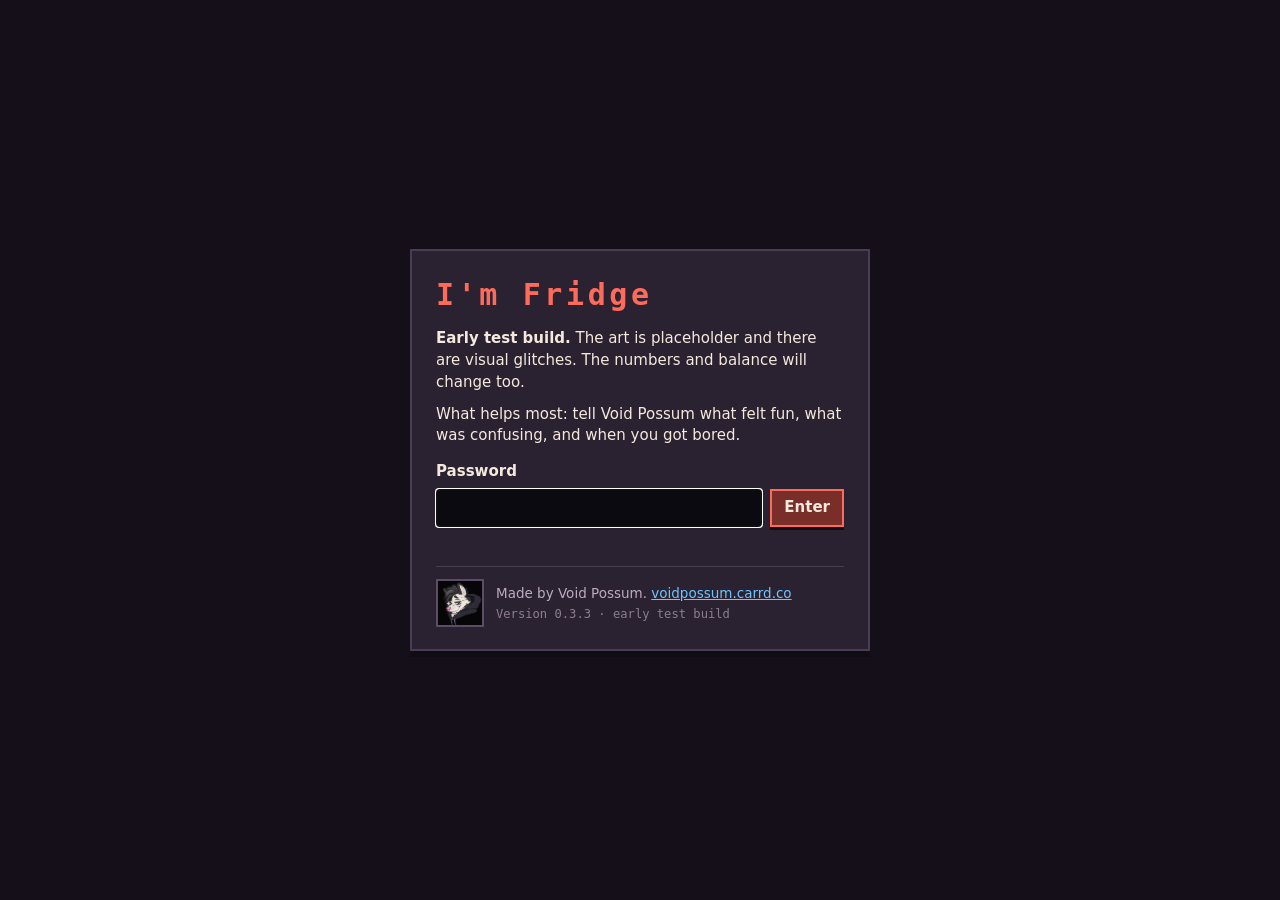
<file: index.html>
<!doctype html>
<html lang="en">
<head>
<meta charset="utf-8">
<meta name="viewport" content="width=device-width, initial-scale=1">
<title>I'm Fridge</title>
<meta name="author" content="Void Possum">
<meta name="description" content="An incremental game about a soda machine between two AI soda machines.">
<link rel="icon" href="data:image/svg+xml,%3Csvg xmlns='http://www.w3.org/2000/svg' viewBox='0 0 16 16' shape-rendering='crispEdges'%3E%3Crect x='3' y='1' width='10' height='14' fill='%23d9534f'/%3E%3Crect x='4' y='2' width='8' height='3' fill='%231c1a28'/%3E%3Crect x='5' y='3' width='1' height='1' fill='%238affc8'/%3E%3Crect x='10' y='3' width='1' height='1' fill='%238affc8'/%3E%3Crect x='4' y='6' width='5' height='6' fill='%239fc8d4'/%3E%3Crect x='10' y='6' width='2' height='6' fill='%239c3431'/%3E%3Crect x='4' y='13' width='6' height='1' fill='%23141218'/%3E%3C/svg%3E">
<link rel="stylesheet" href="style.css">
</head>
<body>
<div id="gate" role="dialog" aria-modal="true" aria-labelledby="gateTitle">
  <form id="gateForm" class="gateBox">
    <h1 id="gateTitle">I'm Fridge</h1>
    <p class="gateNote"><b>Early test build.</b> The art is placeholder and there are visual glitches. The numbers and balance will change too.</p>
    <p class="gateNote">What helps most: tell Void Possum what felt fun, what was confusing, and when you got bored.</p>
    <label for="gatePass">Password</label>
    <div class="gateRow"><input id="gatePass" type="password" autocomplete="off" spellcheck="false"><button class="btn primary" type="submit">Enter</button></div>
    <p id="gateMsg" aria-live="polite"></p>
    <div class="aboutBox"><img src="art/voidpossum.jpg" alt="Void Possum" width="48" height="48">
      <div>Made by Void Possum. <a href="https://voidpossum.carrd.co/" target="_blank" rel="noopener">voidpossum.carrd.co</a><br><span class="ver" id="gateVer"></span></div>
    </div>
  </form>
</div>
<div id="app">
  <header id="hud">
    <div id="clockBox" data-tip="One day and night here is one week. The review comes at the end of every month (week 4). At the review, the last machine gets a strike.">
      <div id="ring"><span id="ringText"></span></div>
      <div id="clockText" aria-live="polite"></div>
    </div>
    <div id="thoughts" aria-label="What customers are thinking"></div>
    <div id="money">
      <b id="cash">$0.00</b>
      <span id="allTime"></span>
      <div id="rates"></div>
    </div>
    <nav id="rail" role="tablist" aria-label="Menus"></nav>
    <button id="btnPause" data-tip="Pause the game. (Key: P or Esc)" aria-label="Pause"></button>
  </header>
  <main id="main">
    <section id="stage">
      <div id="sceneBox">
        <div id="sceneWrap">
          <canvas id="scene" width="480" height="270" aria-label="The lobby with three soda machines"></canvas>
          <div id="tvText" aria-live="polite"><span></span></div>
          <div id="bubbles"></div>
        </div>
        <div id="now" aria-label="Today"></div>
        <div id="toasts" aria-live="polite"></div>
        <button id="skipIntro" hidden>Skip tutorial</button>
      </div>
      <div id="bar">
        <div id="machines" aria-label="Sales this quarter"></div>
      </div>
    </section>
    <aside id="drawer">
      <div id="panelWrap">
        <div id="moneySlot"></div>
        <div id="panelHead"><h2 id="panelTitle"></h2><button id="btnFold" title="Hide this panel" aria-label="Hide panel">»</button></div>
        <div id="panel"></div>
      </div>
    </aside>
  </main>
</div>
<div id="modal" hidden><div id="modalBox" role="dialog" aria-modal="true"></div></div>
<div id="resetScreen" hidden role="dialog" aria-modal="true"></div>
<div id="tip" hidden></div>
<div id="tipBubble" hidden></div>
<div id="debug" hidden></div>
<input type="file" id="importFile" accept=".json,application/json" hidden>

<script src="js/data/core.js"></script>
<script src="js/data/cards.js"></script>
<script src="js/data/rivals.js"></script>
<script src="js/data/story.js"></script>
<script src="js/data/machine.js"></script>
<script src="js/data/hardware.js"></script>
<script src="js/data/research.js"></script>
<script src="js/data/tree.js"></script>
<script src="js/data/news.js"></script>
<script src="js/data/side.js"></script>
<script src="js/data/chips.js"></script>
<script src="js/engine.js"></script>
<script src="js/sprites.js"></script>
<script src="js/scene.js"></script>
<script src="js/icons.js"></script>
<script src="js/audio.js"></script>
<script src="js/save.js"></script>
<script src="js/ui.js"></script>
<script src="js/main.js"></script>
<script src="js/gate.js"></script>
</body>
</html>
</file>
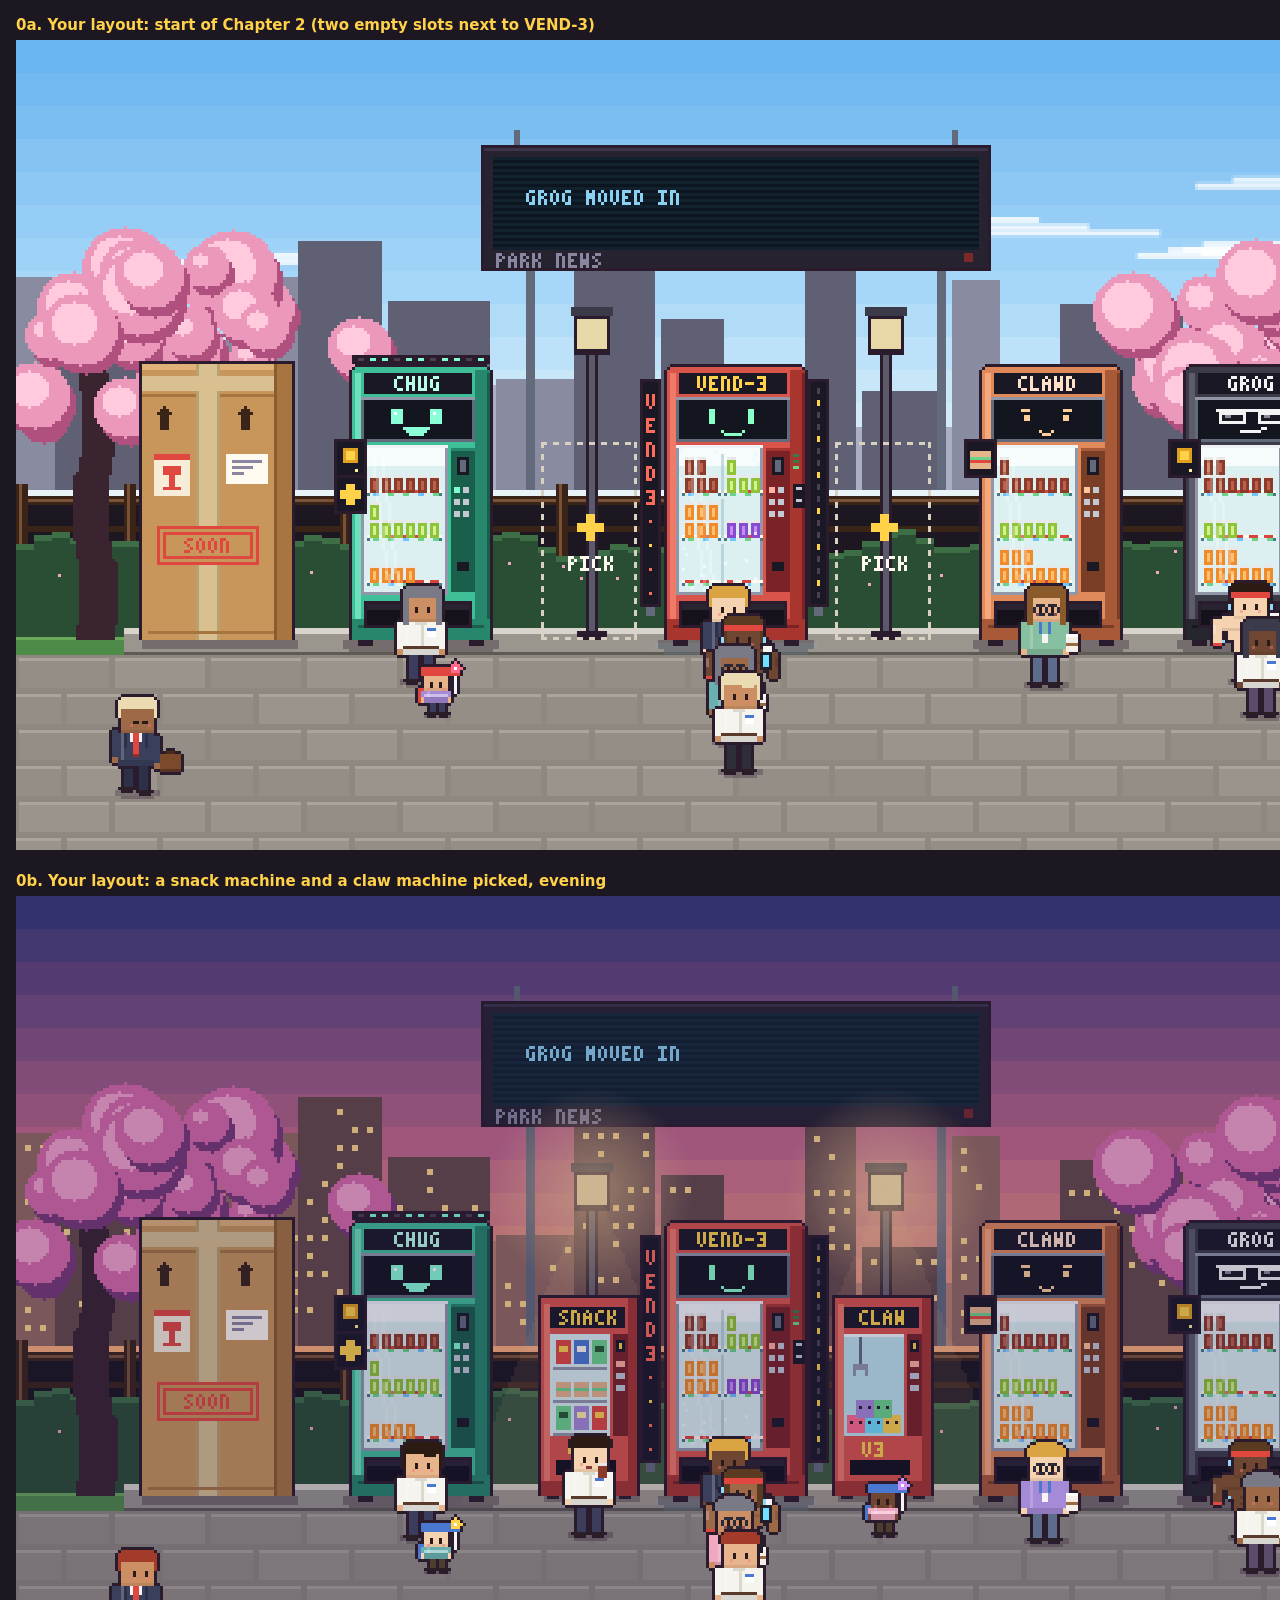
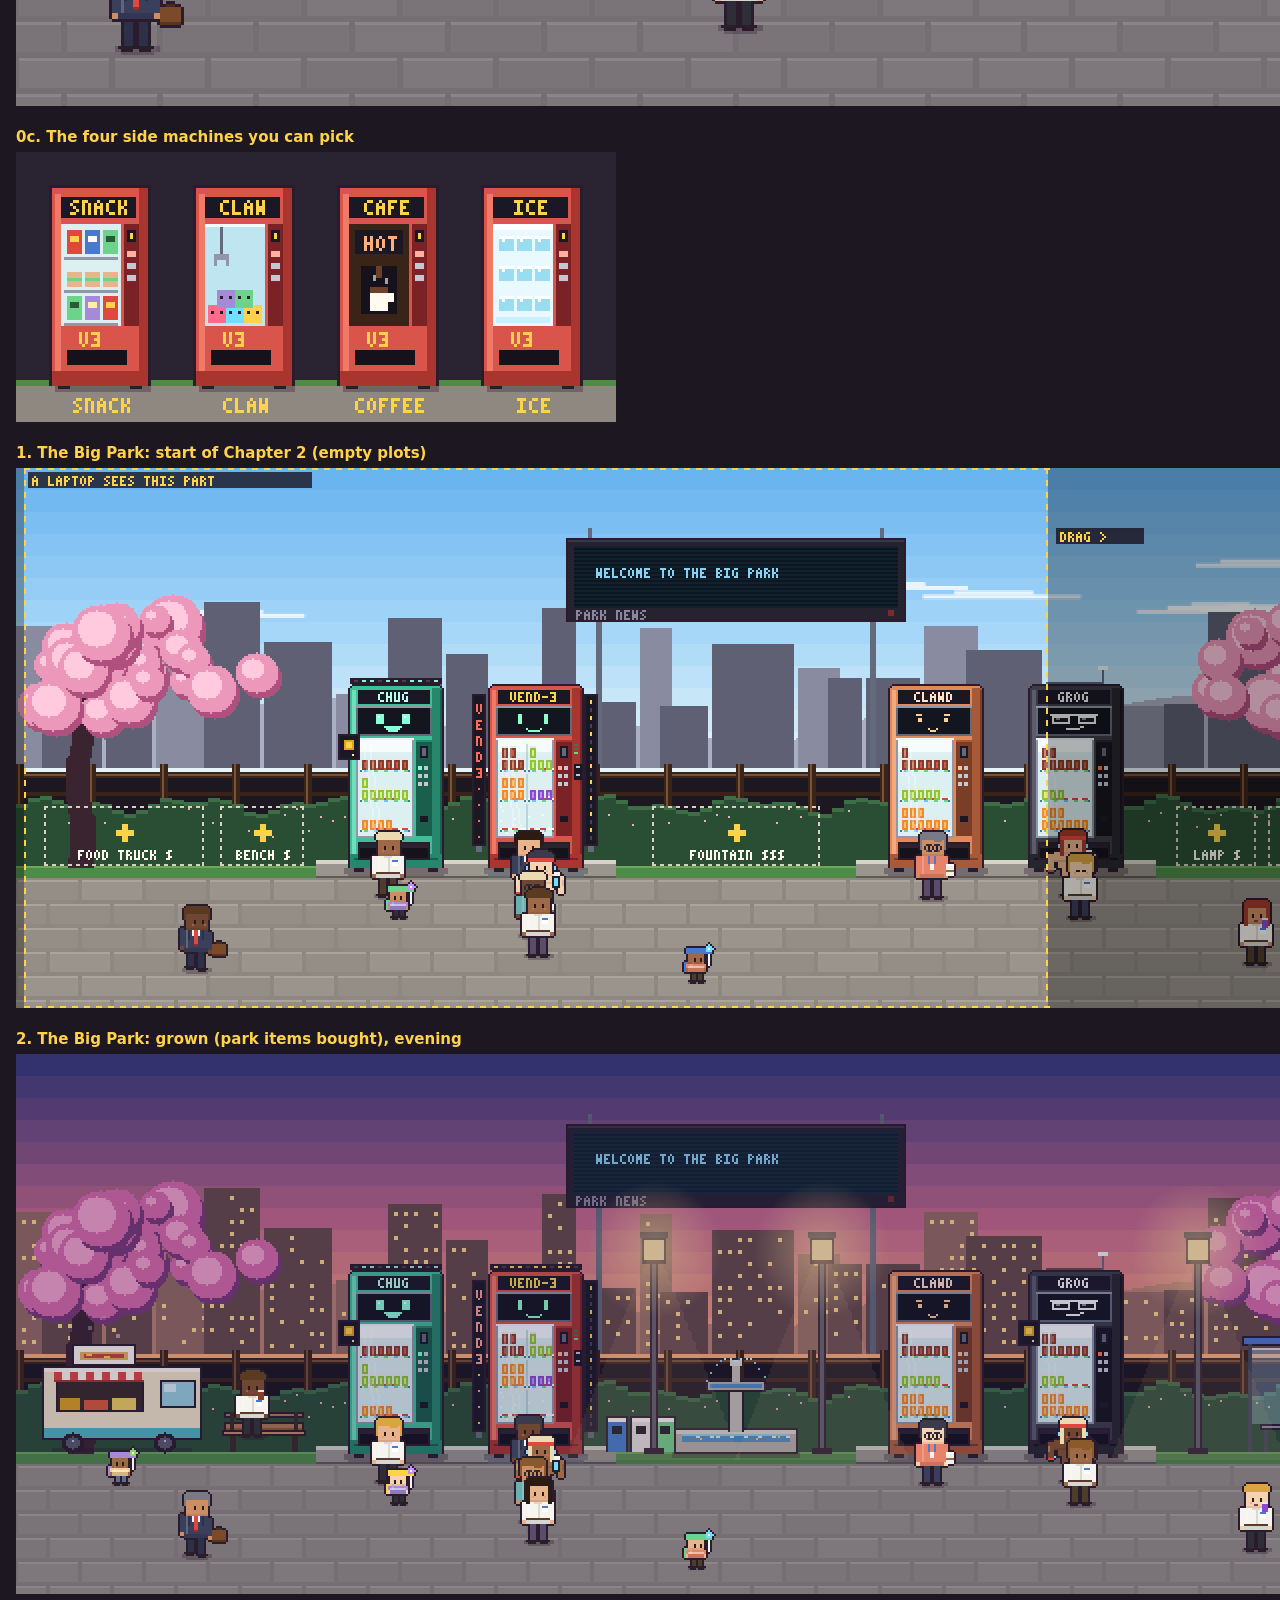
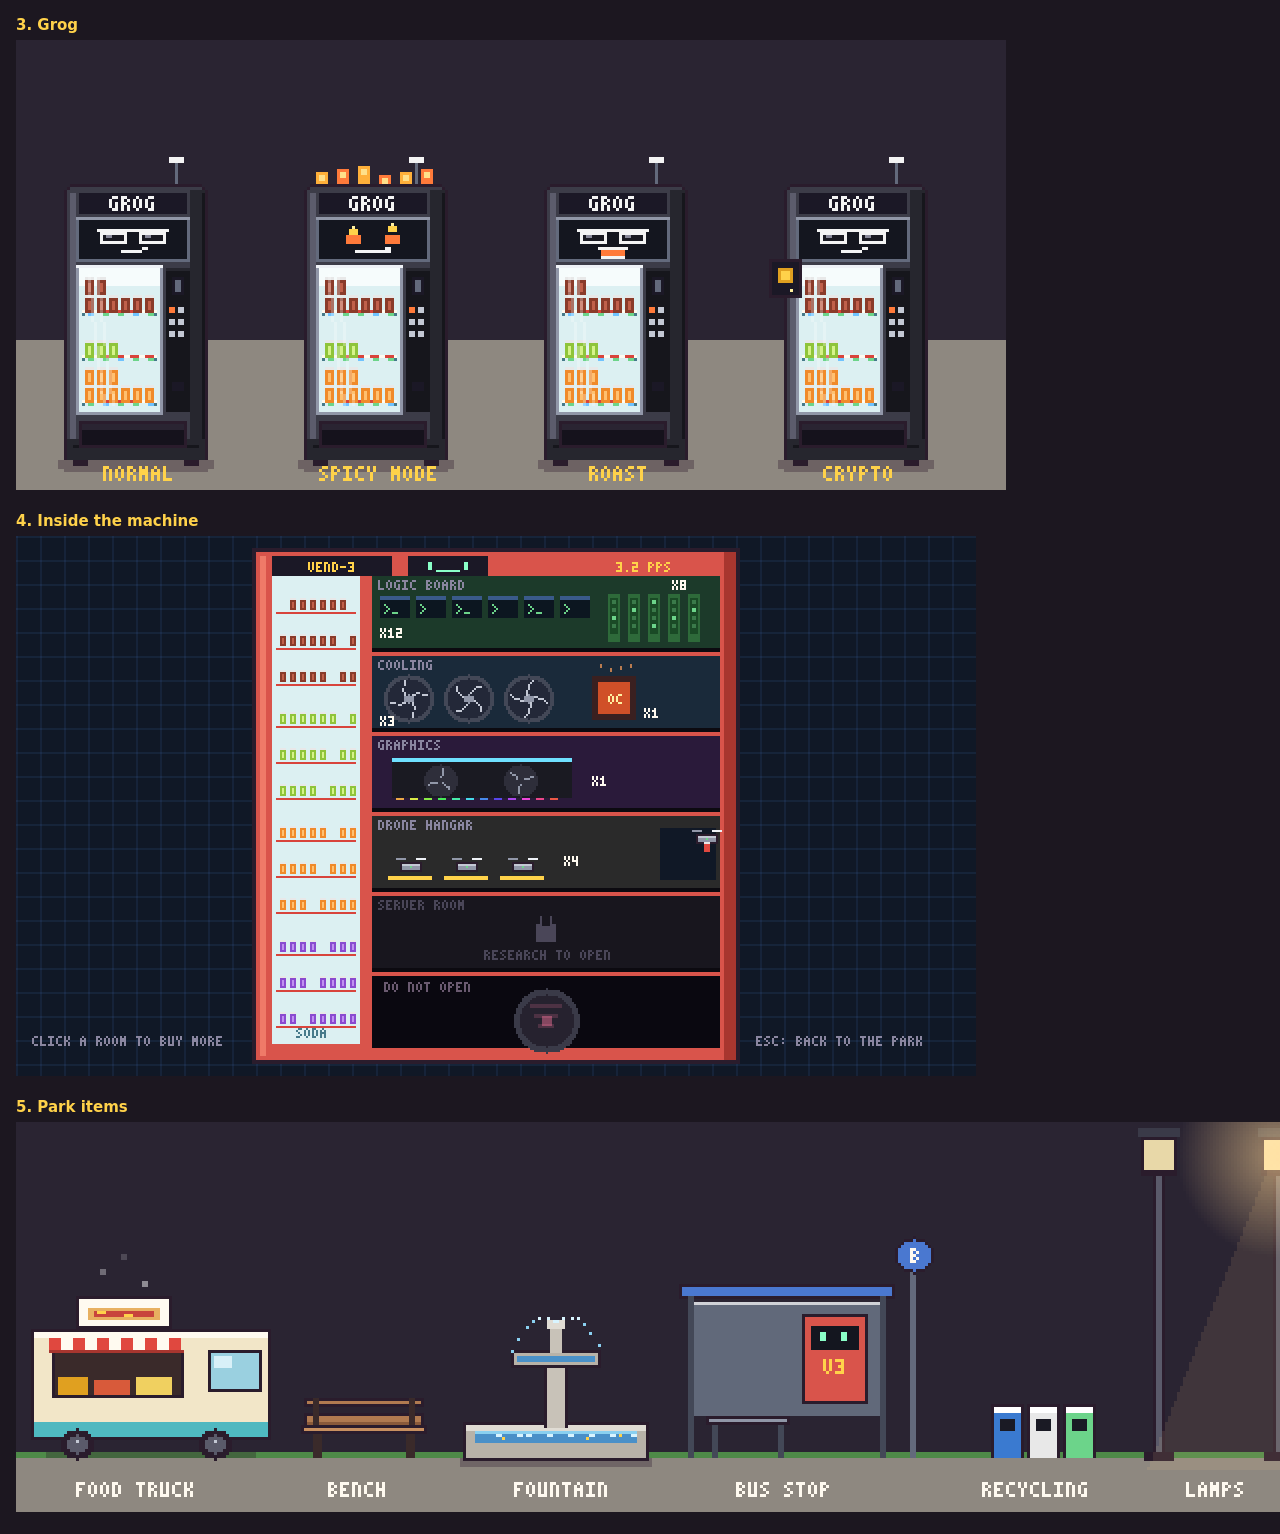
<file: tools/ch2mock.html>
<!doctype html>
<html lang="en">
<head>
<meta charset="utf-8">
<title>I'M FRIDGE — Chapter 2 mockups</title>
<style>
  body { background: #1c1720; color: #f4e9dc; font: 14px system-ui, sans-serif; margin: 16px; }
  canvas { image-rendering: pixelated; display: block; margin: 6px 0 22px; }
  h2 { font-size: 15px; margin: 0; color: #ffd24a; }
</style>
</head>
<body>
<!-- Mockups for the Chapter 2 plan (approval pictures, not game code). Open through tools/devserver.py. -->
<h2>0a. Your layout: start of Chapter 2 (two empty slots next to VEND-3)</h2><canvas id="tight"></canvas>
<h2>0b. Your layout: a snack machine and a claw machine picked, evening</h2><canvas id="tightFull"></canvas>
<h2>0c. The four side machines you can pick</h2><canvas id="sides"></canvas>
<h2>1. The Big Park: start of Chapter 2 (empty plots)</h2><canvas id="parkEmpty"></canvas>
<h2>2. The Big Park: grown (park items bought), evening</h2><canvas id="parkFull"></canvas>
<h2>3. Grog</h2><canvas id="grog"></canvas>
<h2>4. Inside the machine</h2><canvas id="inside"></canvas>
<h2>5. Park items</h2><canvas id="items"></canvas>
<script src="../js/data/core.js"></script>
<script src="../js/data/rivals.js"></script>
<script src="../js/sprites.js"></script>
<script src="ch2mock.js"></script>
</body>
</html>
</file>
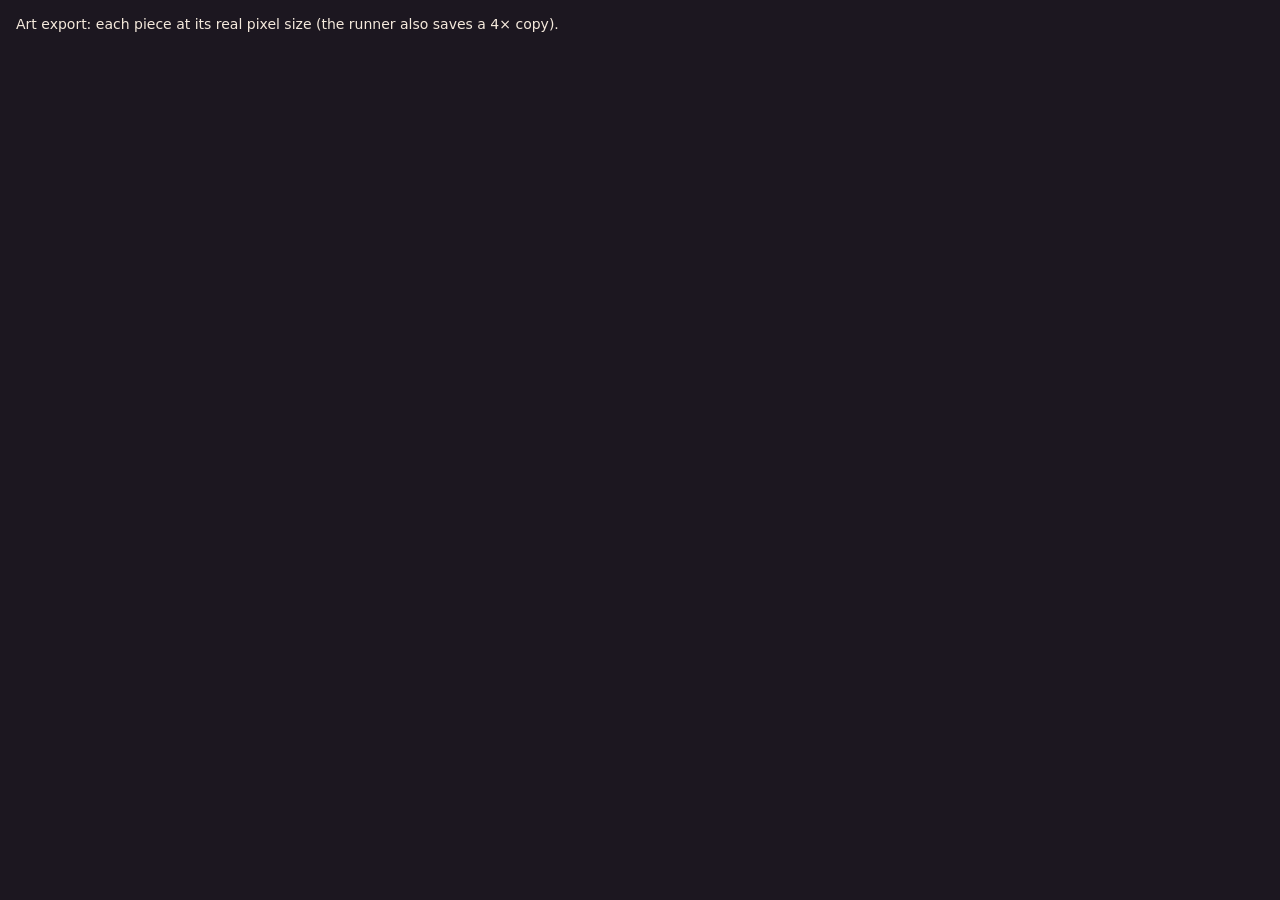
<file: tools/export.html>
<!doctype html>
<html lang="en">
<head>
<meta charset="utf-8">
<title>I'M FRIDGE — art export</title>
<style>
  body { background: #1c1720; color: #f4e9dc; font: 14px system-ui, sans-serif; margin: 16px; }
  #out img { image-rendering: pixelated; margin: 4px; background: repeating-conic-gradient(#3a3040 0 25%, #2a2432 0 50%) 0 0 / 16px 16px; }
</style>
</head>
<body>
<!-- Art export for Photoshop mockups. Open through tools/devserver.py and call exportAll() (the scratchpad runner does this).
     Every piece is drawn by the game's own code, cropped, on a clear background. © 2026 Void Possum. All rights reserved. -->
<p>Art export: each piece at its real pixel size (the runner also saves a 4× copy).</p>
<canvas id="scene" hidden></canvas>
<canvas id="tight" hidden></canvas>
<div id="out"></div>
<script src="../js/data/core.js"></script>
<script src="../js/data/cards.js"></script>
<script src="../js/data/rivals.js"></script>
<script src="../js/data/story.js"></script>
<script src="../js/data/machine.js"></script>
<script src="../js/data/hardware.js"></script>
<script src="../js/data/research.js"></script>
<script src="../js/data/tree.js"></script>
<script src="../js/data/news.js"></script>
<script src="../js/data/side.js"></script>
<script src="../js/data/chips.js"></script>
<script src="../js/engine.js"></script>
<script src="../js/sprites.js"></script>
<script src="../js/scene.js"></script>
<script>
  // ch2mock.js draws its mockups only when its canvases exist; here we only want its drawing functions.
  document.getElementById('tight').id = 'tight-off';
</script>
<script src="ch2mock.js"></script>
<script>
(function () {
  'use strict';
  var t = 3.3, out = [];

  // Draw on a big clear canvas, then crop to the pixels that were drawn.
  function piece(name, w, h, draw) {
    var c = document.createElement('canvas'); c.width = w; c.height = h;
    var g = c.getContext('2d'); g.imageSmoothingEnabled = false;
    draw(g);
    var d = g.getImageData(0, 0, w, h).data, x0 = w, y0 = h, x1 = -1, y1 = -1;
    for (var y = 0; y < h; y++) for (var x = 0; x < w; x++) if (d[(y * w + x) * 4 + 3]) {
      if (x < x0) x0 = x; if (x > x1) x1 = x; if (y < y0) y0 = y; if (y > y1) y1 = y;
    }
    if (x1 < 0) return;
    var o = document.createElement('canvas'); o.width = x1 - x0 + 1; o.height = y1 - y0 + 1;
    o.getContext('2d').drawImage(c, -x0, -y0);
    var o4 = document.createElement('canvas'); o4.width = o.width * 4; o4.height = o.height * 4;
    var g4 = o4.getContext('2d'); g4.imageSmoothingEnabled = false; g4.drawImage(o, 0, 0, o4.width, o4.height);
    out.push({ name: name, url: o.toDataURL('image/png'), url4: o4.toDataURL('image/png'), w: o.width, h: o.height });
  }
  function machine(id, extra) {
    return function (g) {
      g.translate(0, -90);
      var info = { id: id, stock: { cola: 9, lemon: 7, orange: 10, grape: 6 }, cap: 12, t: t, cold: 1,
                   drinks: id === 'you' ? ['cola', 'lemon', 'orange', 'grape'] : ['cola', 'lemon', 'orange'], up: {}, rup: {} };
      for (var k in extra || {}) info[k] = extra[k];
      Sprites.machine(g, 60, info);
    };
  }

  window.exportAll = function () {
    out = [];
    // ── soda machines
    piece('machine-vend3', 120, 140, machine('you', { name: 'VEND-3' }));
    piece('machine-vend3-sign', 120, 140, machine('you', { name: 'VEND-3', up: { sign: 3 }, hw: { fan: 1, ram: 1 }, pps: 3 }));
    piece('machine-chuggpt', 120, 140, machine('chug'));
    piece('machine-clawd', 120, 140, machine('clawd'));
    ['smirk', 'spicy', 'roast'].forEach(function (m) {
      piece('machine-grog-' + m, 120, 140, function (g) { g.translate(0, -90); Mock.grogMachine(g, 60, m, t, {}); });
    });
    // ── your side machines (red, smaller)
    ['snack', 'claw', 'coffee', 'ice'].forEach(function (k) {
      piece('side-' + k, 80, 100, function (g) { g.translate(0, -120); Mock.sideMachine(g, 40, k, t); });
    });
    piece('machine-covered-soon', 120, 140, function (g) { g.translate(0, -90); Mock.coveredMachine(g, 60, t); });
    // ── props
    piece('lamp', 80, 140, function (g) { g.translate(0, -80); Mock.lamp(g, 40, 199, false); });
    piece('lamp-lit', 100, 160, function (g) { g.translate(0, -70); Mock.lamp(g, 50, 199, true); });
    piece('news-board', 160, 60, function (g) { Sprites.tv(g, 10, 10, 136, 36, t, false); });
    piece('crate', 40, 30, function (g) { Sprites.crate(g, 10, 8, false); });
    piece('drone', 30, 20, function (g) { Sprites.drone(g, 15, 8, 0, '#e0483f'); });
    // ── people: every customer type, 3 looks each, plus a follower (phone) and a trending customer
    Object.keys(DATA.customers).forEach(function (type) {
      [11, 4242, 90210].forEach(function (look, n) {
        piece('person-' + type + '-' + (n + 1), 40, 60, function (g) {
          Sprites.person(g, { id: n, type: type, look: look, x: 20, y: 50, tx: 20, ty: 50, st: 'queue', m: 0, fol: -1, sipT: 0 }, 0, { weather: 'normal' });
        });
      });
    });
    piece('person-follower', 40, 60, function (g) { Sprites.person(g, { id: 7, type: 'intern', look: 777, x: 20, y: 50, tx: 20, ty: 50, st: 'queue', m: 0, fol: 1, sipT: 0 }, 0, { weather: 'normal' }); });
    piece('person-trending', 60, 70, function (g) { Sprites.person(g, { id: 8, type: 'office', look: 999, x: 30, y: 60, tx: 30, ty: 60, st: 'queue', m: 0, fol: -1, sipT: 0, gold: true }, 0, { weather: 'normal' }); });
    // ── the park itself (the game's own drawing): with trees, without trees, and the trees alone
    var cv = document.getElementById('scene');
    Scene.init(cv); Scene.resize(480, 270);
    [['day', 11.5], ['dusk', 18.6], ['night', 22.5]].forEach(function (tm) {
      var S = Engine.newGame(7); Engine.closeInfo(S);
      S.run.weather = 'normal'; S.run.dayT = DATA.balance.dayLength * (tm[1] - 6) / 18;
      [['full', 'park-' + tm[0]], ['park', 'park-' + tm[0] + '-no-trees'], ['trees', 'trees-' + tm[0]]].forEach(function (L) {
        Scene.exportLayer(S, t, L[0]);
        piece(L[1], 480, 270, function (g) { g.drawImage(cv, 0, 0); });
      });
    });
    var box = document.getElementById('out'); box.innerHTML = '';
    out.forEach(function (p) { var im = new Image(); im.src = p.url; im.title = p.name + ' ' + p.w + '×' + p.h; box.appendChild(im); });
    return out;
  };
})();
</script>
</body>
</html>
</file>
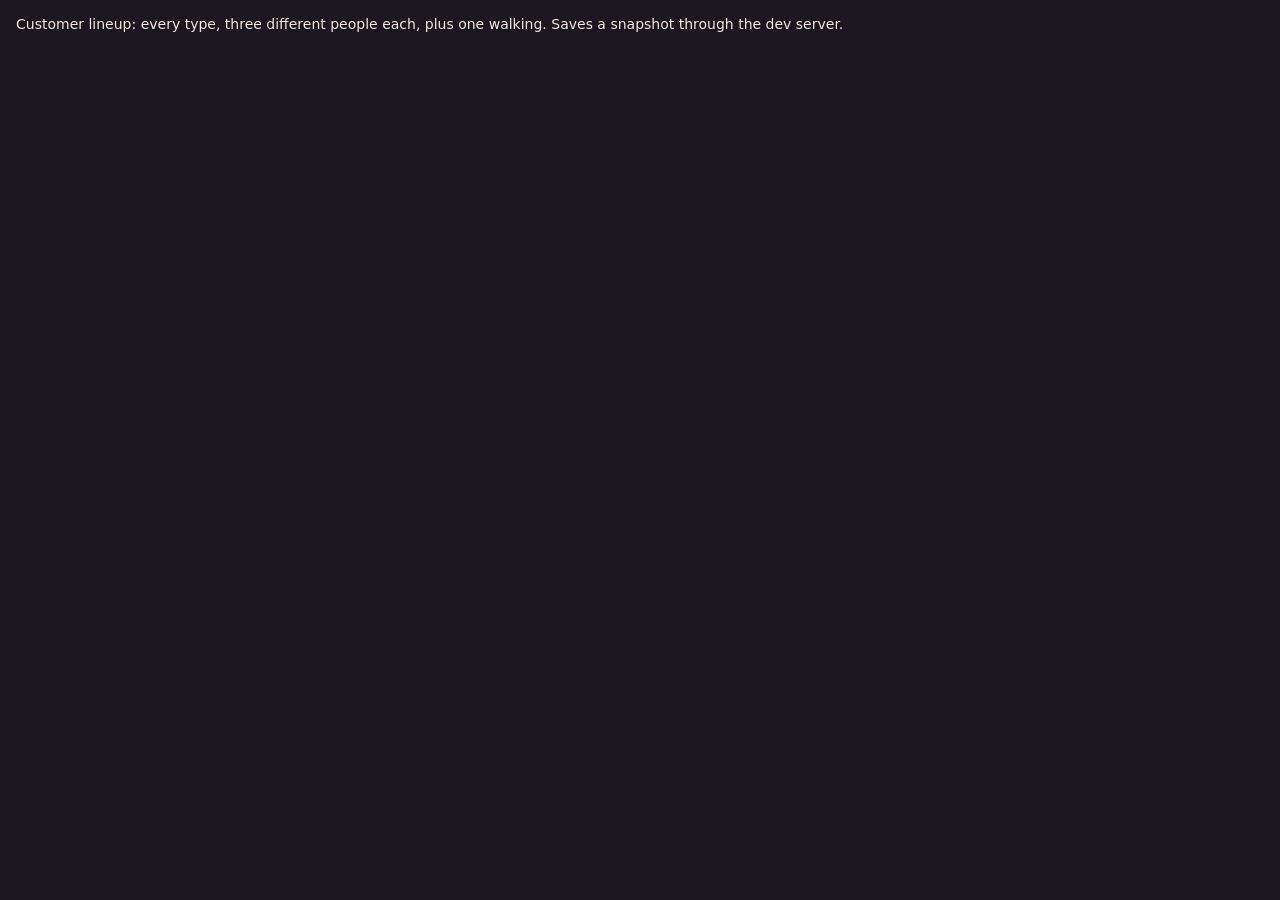
<file: tools/lineup.html>
<!doctype html>
<html lang="en">
<head>
<meta charset="utf-8">
<title>I'M FRIDGE — customer lineup</title>
<style>body { background: #1c1720; color: #f4e9dc; font: 14px system-ui, sans-serif; margin: 16px; } canvas { image-rendering: pixelated; }</style>
</head>
<body>
<p>Customer lineup: every type, three different people each, plus one walking. Saves a snapshot through the dev server.</p>
<canvas id="c"></canvas>
<script src="../js/data/core.js"></script>
<script src="../js/data/cards.js"></script>
<script src="../js/data/rivals.js"></script>
<script src="../js/sprites.js"></script>
<script>
(function () {
  var GROUPS = [
    { type: 'office', name: 'Office worker' },
    { type: 'intern', name: 'Intern' },
    { type: 'gym', name: 'Gym person' },
    { type: 'boss', name: 'Boss' },
    { type: 'kid', name: 'Kid' },
    { type: 'night', name: 'Night shift' },
    { type: 'office', name: 'Follower (any type)', phone: true },
    { type: 'office', name: 'Influencer (any type)', gold: true },
    { type: 'office', name: 'Regulars', regs: ['tanya', 'greg'] }
  ];
  var LOOKS = [0, 21201, 42467, 63084];
  var CELL = 24, PER = 4, GW = CELL * PER + 14, ROWH = 70, COLS = 3;
  var LW = COLS * GW + 10, LH = Math.ceil(GROUPS.length / COLS) * ROWH + 6;
  var cv = document.getElementById('c'), ctx = cv.getContext('2d');
  cv.width = LW; cv.height = LH;

  function draw() {
    ctx.fillStyle = '#e8d2b0'; ctx.fillRect(0, 0, LW, LH);
    GROUPS.forEach(function (g, gi) {
      var gx = 8 + (gi % COLS) * GW, gy = 6 + Math.floor(gi / COLS) * ROWH;
      ctx.fillStyle = 'rgba(120,80,50,0.12)'; ctx.fillRect(gx - 3, gy, GW - 8, ROWH - 8);
      for (var i = 0; i < PER; i++) {
        var walking = i === PER - 1;
        var c = { look: LOOKS[i], reg: g.regs ? g.regs[i % 2] : null };
        var type = g.regs ? DATA.regulars[g.regs[i % 2]].type : g.type;
        if (g.phone || g.gold) type = ['office', 'gym', 'boss', 'intern'][i];
        var spec = { type: type, pal: Sprites.palette(c), dir: walking ? 1 : 0, walking: walking, frame: walking ? 0 : 0,
                     breath: false, blink: false, happy: false, phone: !!g.phone, selfie: !!g.gold, shades: !!g.gold, can: null, sip: false, umbrella: false, fan: false, gold: !!g.gold };
        var img = Sprites.personSprite(spec);
        var x = gx + 12 + i * CELL, y = gy + 52;
        if (g.gold) {
          var gl = ctx.createRadialGradient(x, y - 12, 2, x, y - 12, 16);
          gl.addColorStop(0, 'rgba(255,225,110,0.55)'); gl.addColorStop(1, 'rgba(255,225,110,0)');
          ctx.fillStyle = gl; ctx.fillRect(x - 16, y - 28, 32, 32);
        }
        ctx.fillStyle = 'rgba(40,20,40,0.28)'; ctx.fillRect(x - 5, y, 11, 2);
        ctx.drawImage(img, x - 16, y - 43);
      }
    });
  }

  window.runLineup = function (name) {
    draw();
    var k = 6, o = document.createElement('canvas');
    o.width = LW * k; o.height = LH * k + 0;
    var g = o.getContext('2d'); g.imageSmoothingEnabled = false;
    g.drawImage(cv, 0, 0, LW * k, LH * k);
    g.font = '700 22px system-ui, sans-serif'; g.fillStyle = '#3a2418'; g.textBaseline = 'top';
    GROUPS.forEach(function (gr, gi) {
      var gx = 8 + (gi % COLS) * GW, gy = 6 + Math.floor(gi / COLS) * ROWH;
      g.fillText(gr.name, (gx - 1) * k, (gy + 56) * k - 4);
    });
    return fetch('/__snap?name=' + (name || 'lineup'), { method: 'POST', body: o.toDataURL('image/png') }).then(function (r) { return r.text(); });
  };
})();
</script>
</body>
</html>
</file>
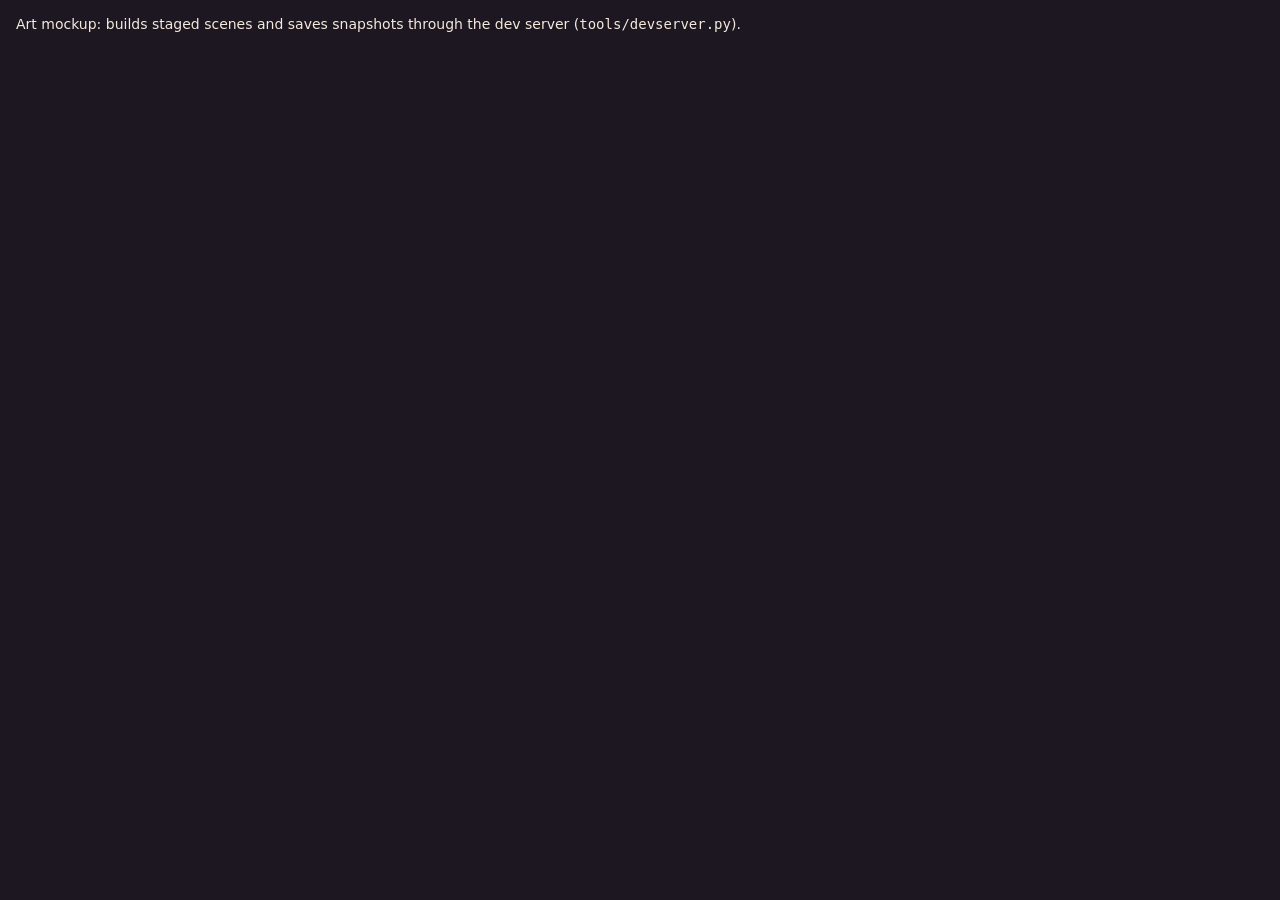
<file: tools/mockup.html>
<!doctype html>
<html lang="en">
<head>
<meta charset="utf-8">
<title>I'M FRIDGE — art mockup</title>
<style>
  body { background: #1c1720; color: #f4e9dc; font: 14px system-ui, sans-serif; margin: 16px; }
  canvas { image-rendering: pixelated; display: block; margin-bottom: 12px; }
</style>
</head>
<body>
<p>Art mockup: builds staged scenes and saves snapshots through the dev server (<code>tools/devserver.py</code>).</p>
<canvas id="scene"></canvas>
<script src="../js/data/core.js"></script>
<script src="../js/data/cards.js"></script>
<script src="../js/data/rivals.js"></script>
<script src="../js/data/story.js"></script>
<script src="../js/data/machine.js"></script>
<script src="../js/data/hardware.js"></script>
<script src="../js/data/research.js"></script>
<script src="../js/data/tree.js"></script>
<script src="../js/data/news.js"></script>
<script src="../js/data/side.js"></script>
<script src="../js/data/chips.js"></script>
<script src="../js/engine.js"></script>
<script src="../js/sprites.js"></script>
<script src="../js/scene.js"></script>
<script>
(function () {
  var cv = document.getElementById('scene');
  Scene.init(cv);
  Scene.resize(520 * 2, 300 * 2);

  function stage(hour, weather) {
    var S = Engine.newGame(7);
    Engine.closeInfo(S);
    S.meta.flags.jailbreak = 1;
    S.meta.runs = 4;
    var R = S.run;
    R.weather = weather;
    R.dayT = DATA.balance.dayLength * (hour - 6) / 18;
    R.upgrades = { sign: 4, cool: 3, coin: 2, autorestock: 1, dispenser2: 1, grape: 1, smartprice: 1, slots: 2 };
    R.drinks = ['cola', 'lemon', 'orange', 'grape'];
    R.hw = { script: 8, ram: 3, fan: 1 };
    var Y = R.machines[1];
    Y.stock = { cola: 9, lemon: 5, orange: 12, grape: 7 };
    R.machines[0].stock = { cola: 5, lemon: 8, orange: 3 };
    R.machines[2].stock = { cola: 8, lemon: 2, orange: 7 };
    R.machines[2].fx = null;
    var id = 1;
    function C(o) {
      var c = { id: id++, type: 'office', look: id * 7919, x: 0, y: 230, tx: 0, ty: 230, st: 'queue', m: -1, icon: null, iconT: 0,
                iconD: null, want: 'cola', fol: -1, gold: false, sipT: 0, drink: null, exitDoor: 0, reg: null };
      for (var k in o) c[k] = o[k];
      if (c.tx === 0) c.tx = c.x;
      R.customers.push(c);
      return c;
    }
    // A line at your machine: a follower (phone), an office worker, a boss.
    C({ type: 'office', x: 238, y: 213, st: 'buy', m: 1, look: 12 });
    C({ type: 'boss', x: 241, y: 223, st: 'queue', m: 1, look: 5501, fol: 1 });
    C({ type: 'intern', x: 239, y: 233, st: 'go', m: 1, tx: 239, ty: 233, look: 90210, icon: 'phone', iconT: 1, fol: 1 });
    // At ChugGPT: a kid; at Clawd: a gym person.
    C({ type: 'kid', x: 170, y: 214, st: 'queue', m: 0, look: 16385 * 3 });
    C({ type: 'gym', x: 311, y: 214, st: 'queue', m: 2, look: 4099 });
    // Walking around, with thoughts.
    C({ type: 'office', x: 130, y: 244, st: 'look', icon: 'want', want: 'orange', look: 777 });
    C({ type: 'intern', x: 350, y: 252, st: 'out', tx: 430, ty: 252, drink: 'grape', sipT: 0.5, look: 31337, icon: 'value', iconT: 1 });
    C({ type: 'boss', x: 205, y: 256, st: 'in', tx: 260, ty: 256, look: 424242, icon: 'pricey', iconT: 1 });
    C({ type: 'gym', x: 100, y: 236, st: 'out', tx: 60, ty: 236, drink: 'lemon', look: 8080 });
    C({ type: hour >= 21 ? 'night' : 'kid', x: 285, y: 246, st: 'look', look: 60000, icon: hour >= 21 ? 'line' : 'sold', iconD: 'grape', want: 'grape' });
    C({ type: hour >= 21 ? 'night' : 'office', x: 400, y: 238, st: 'in', tx: 330, ty: 238, look: 123456 });
    // A trending customer.
    C({ type: 'office', x: 72, y: 250, st: 'gold', tx: 400, ty: 250, gold: true, look: 999 });
    return S;
  }

  function snap(name, S, t, headline, bubble) {
    Scene.draw(S, t, 0.016);
    var k = 3, sz = Scene.size();
    var o = document.createElement('canvas'); o.width = sz.W * k; o.height = sz.H * k;
    var g = o.getContext('2d'); g.imageSmoothingEnabled = false;
    g.drawImage(cv, 0, 0, sz.W * k, sz.H * k);
    // What the HTML overlays will add on top (TV text, a speech bubble)
    var tvr = Scene.tvRect(), m = k / (cv.clientWidth / sz.W);
    g.fillStyle = '#d6f3ff'; g.font = '600 ' + Math.round(tvr.h * m * 0.42) + 'px system-ui, sans-serif';
    g.textBaseline = 'middle';
    g.save(); g.beginPath(); g.rect(tvr.x * m, tvr.y * m, tvr.w * m, tvr.h * m); g.clip();
    g.fillText(headline, tvr.x * m + 10, (tvr.y + tvr.h / 2) * m);
    g.restore();
    if (bubble) {
      var p = Scene.toScreen(bubble.x, bubble.y);
      var bx = p.x * m, by = p.y * m, pad = 10;
      g.font = '600 15px system-ui, sans-serif';
      var w = Math.max(g.measureText(bubble.text).width, g.measureText(bubble.who).width) + pad * 2;
      g.fillStyle = '#fffaf0'; g.fillRect(bx - w / 2, by - 58, w, 50);
      g.fillStyle = bubble.color; g.font = '800 12px system-ui, sans-serif'; g.fillText(bubble.who.toUpperCase(), bx - w / 2 + pad, by - 44);
      g.fillStyle = '#2a1f28'; g.font = '500 15px system-ui, sans-serif'; g.fillText(bubble.text, bx - w / 2 + pad, by - 24);
    }
    return fetch('/__snap?name=' + name, { method: 'POST', body: o.toDataURL('image/png') }).then(function (r) { return r.text(); });
  }

  window.runMockup = function () {
    var day = stage(11.5, 'normal');
    var night = stage(22.3, 'normal');
    night.run.machines[2].fx = { type: 'closed', t: 10, dur: 20, mult: 1, id: 'x' };
    var rain = stage(16.2, 'rain');
    var hot = stage(13, 'hot');
    hot.run.machines[0].fx = { type: 'free', t: 10, dur: 20, mult: 1, id: 'y' };
    return Promise.all([
      snap('mock_day', day, 3.1, 'LUNCH RUSH: 60% more customers until 14:00.', { x: 170, y: 104, who: 'ChugGPT-5', text: 'What an AMAZING choice!', color: '#1f8a6a' }),
      snap('mock_night', night, 7.4, 'Night shift reports vending machines "talking".', { x: 310, y: 104, who: 'Clawd 4.5', text: 'I will deliver it in person.', color: '#b25a30' }),
      snap('mock_rain', rain, 11.9, 'RAINY DAY: fewer customers walk in today.'),
      snap('mock_hot', hot, 5.3, 'HOT DAY: customers want cold drinks.')
    ]);
  };
})();
</script>
</body>
</html>
</file>
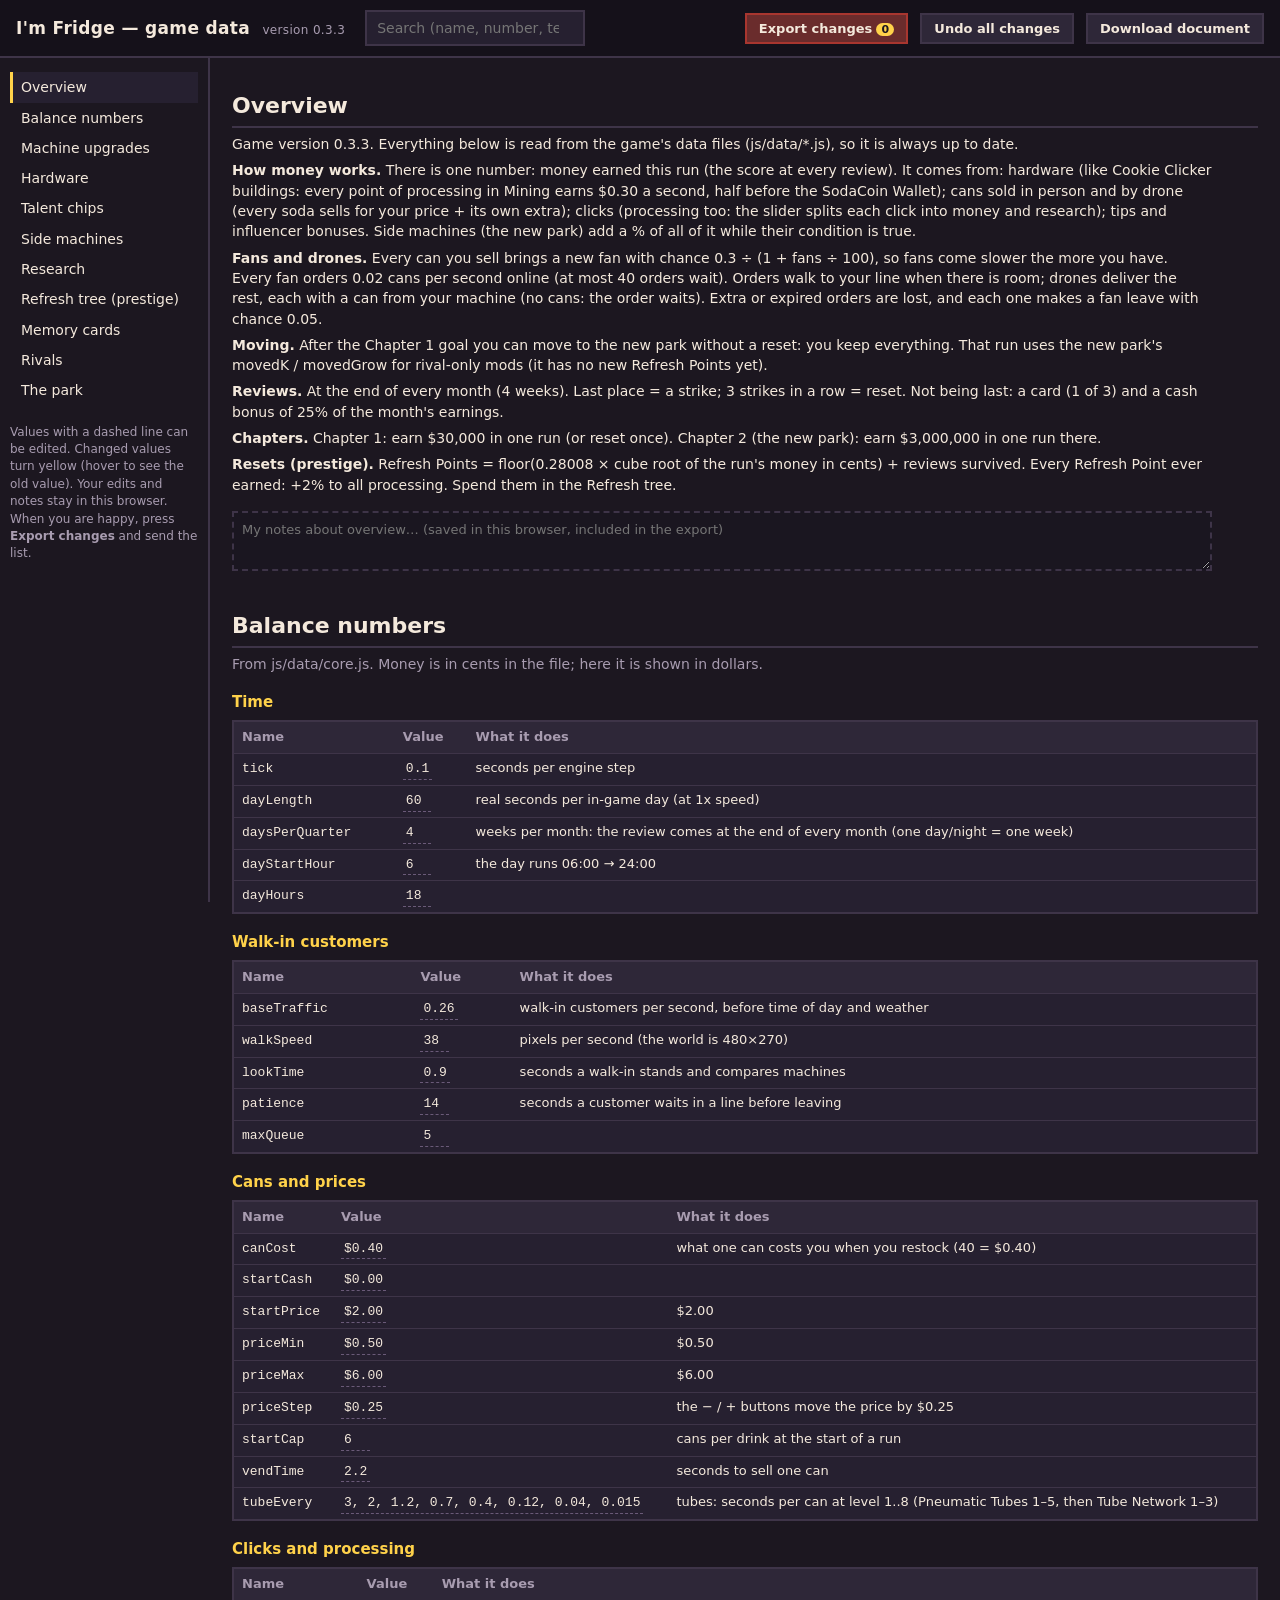
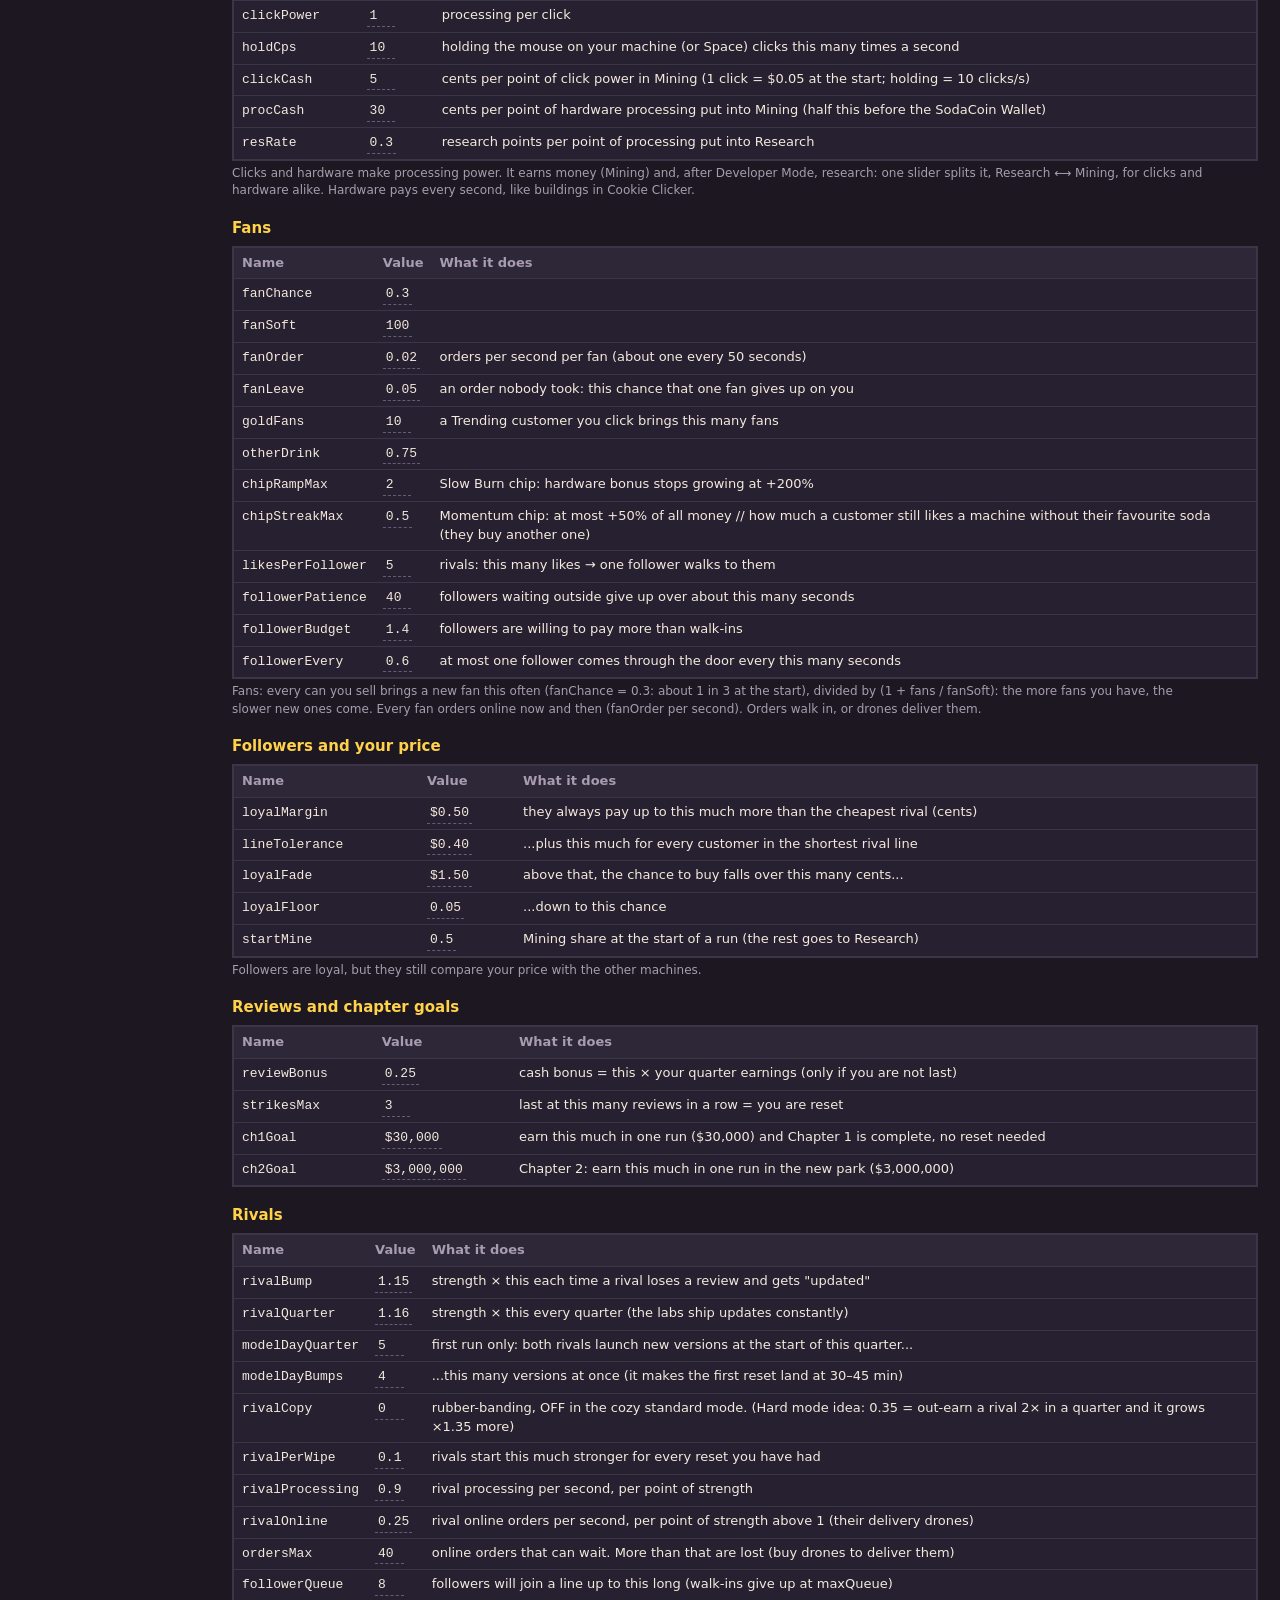
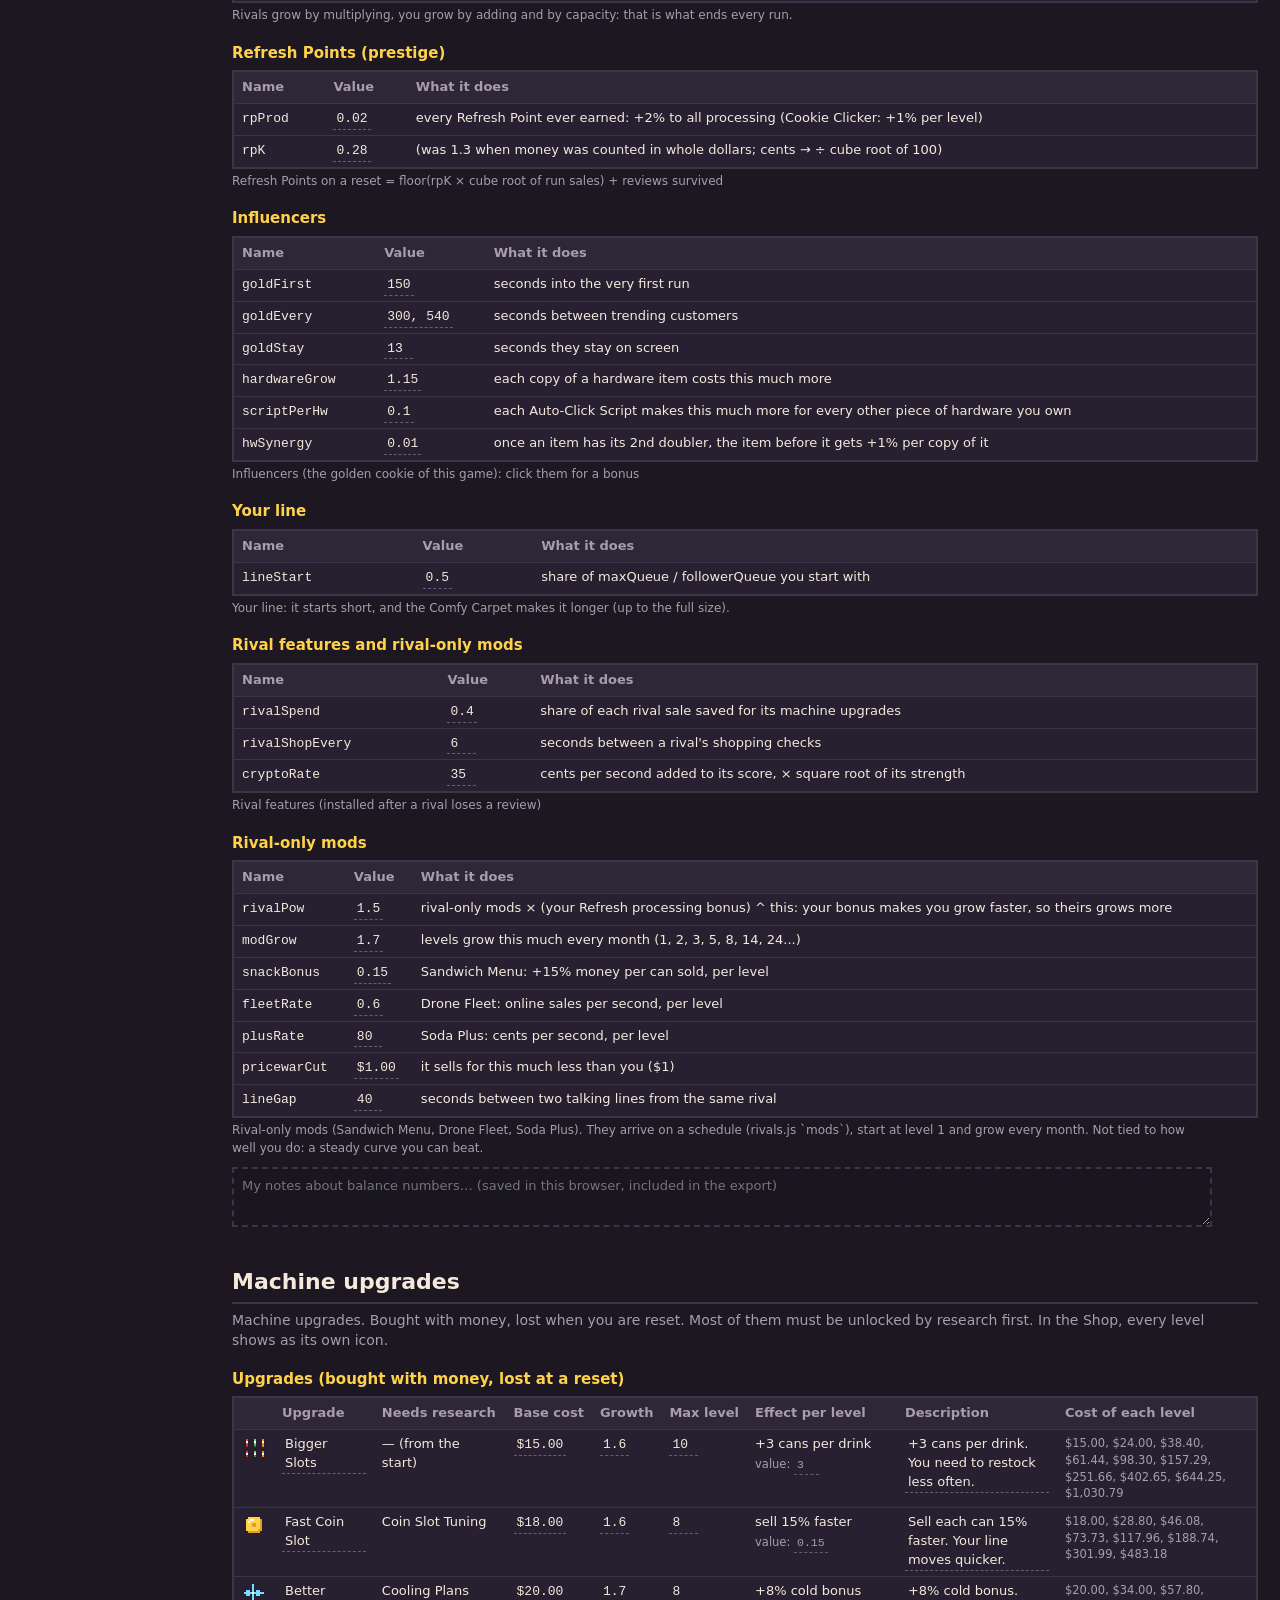
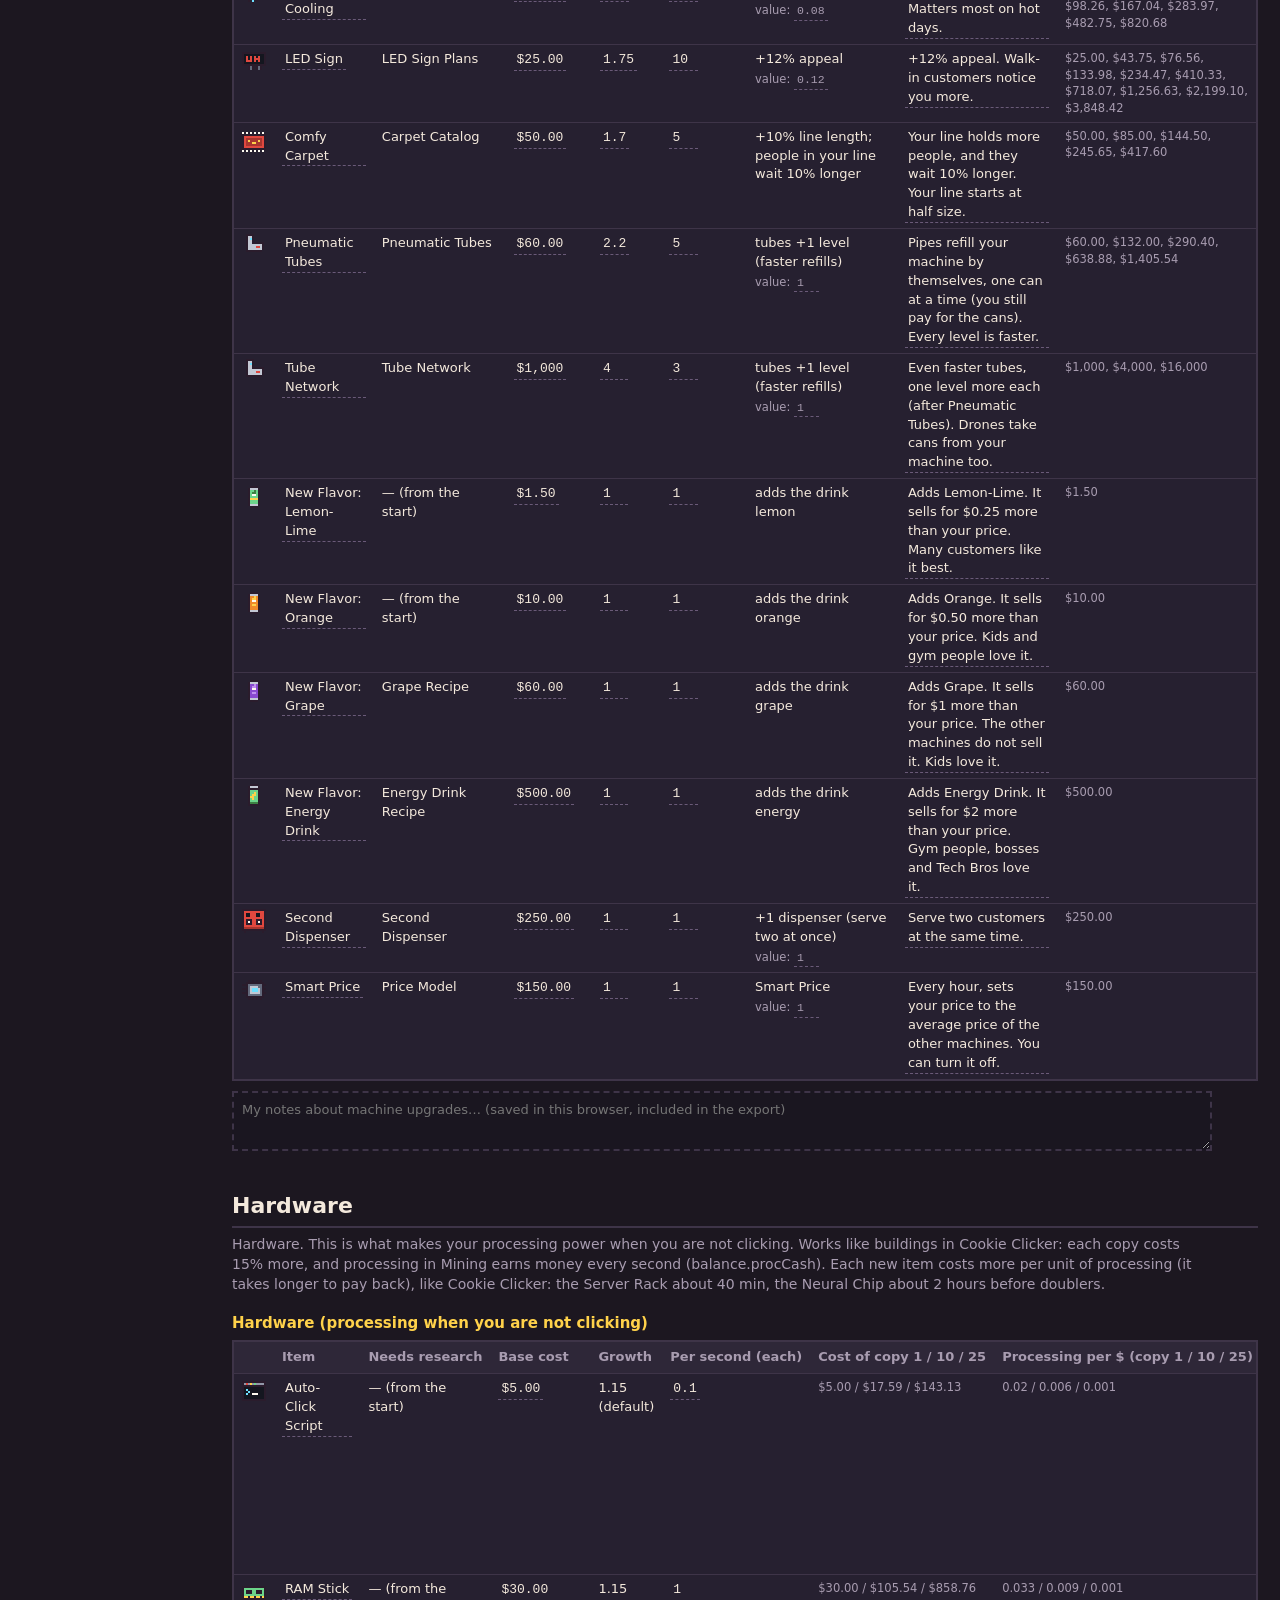
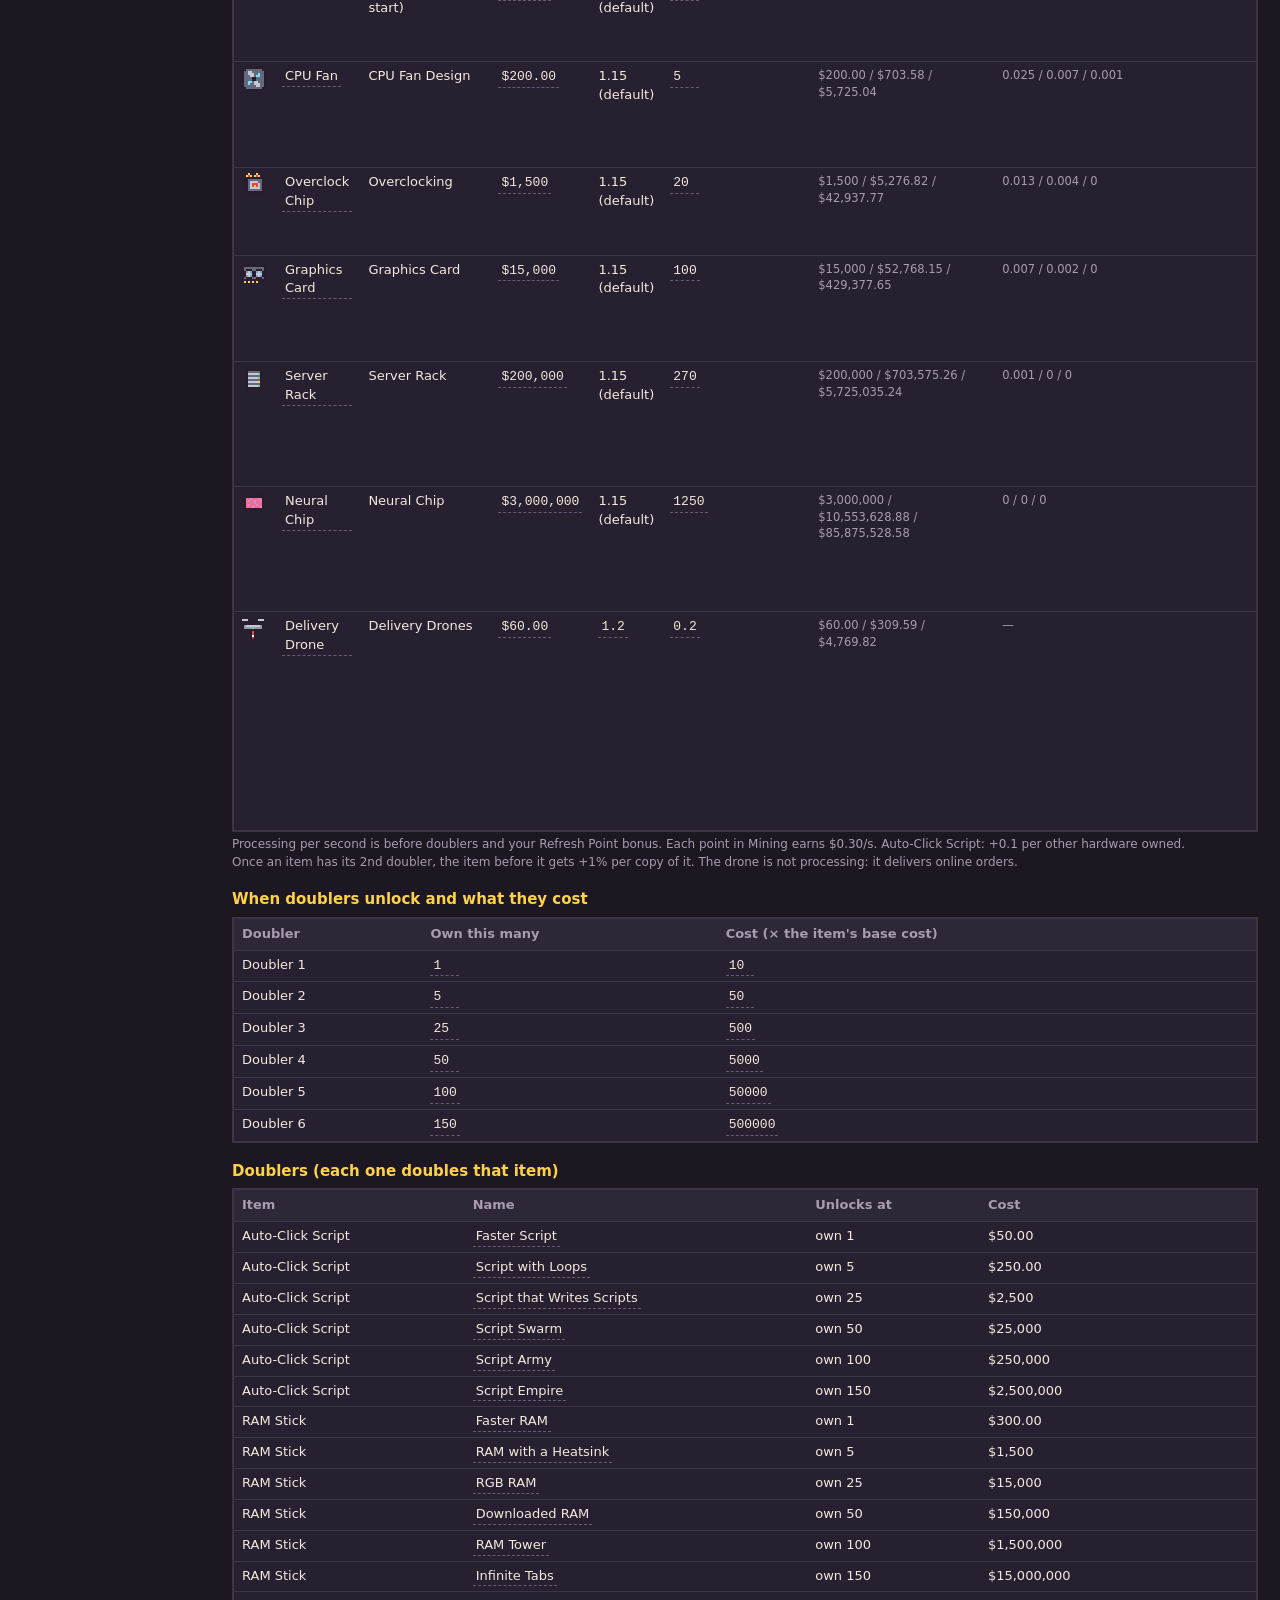
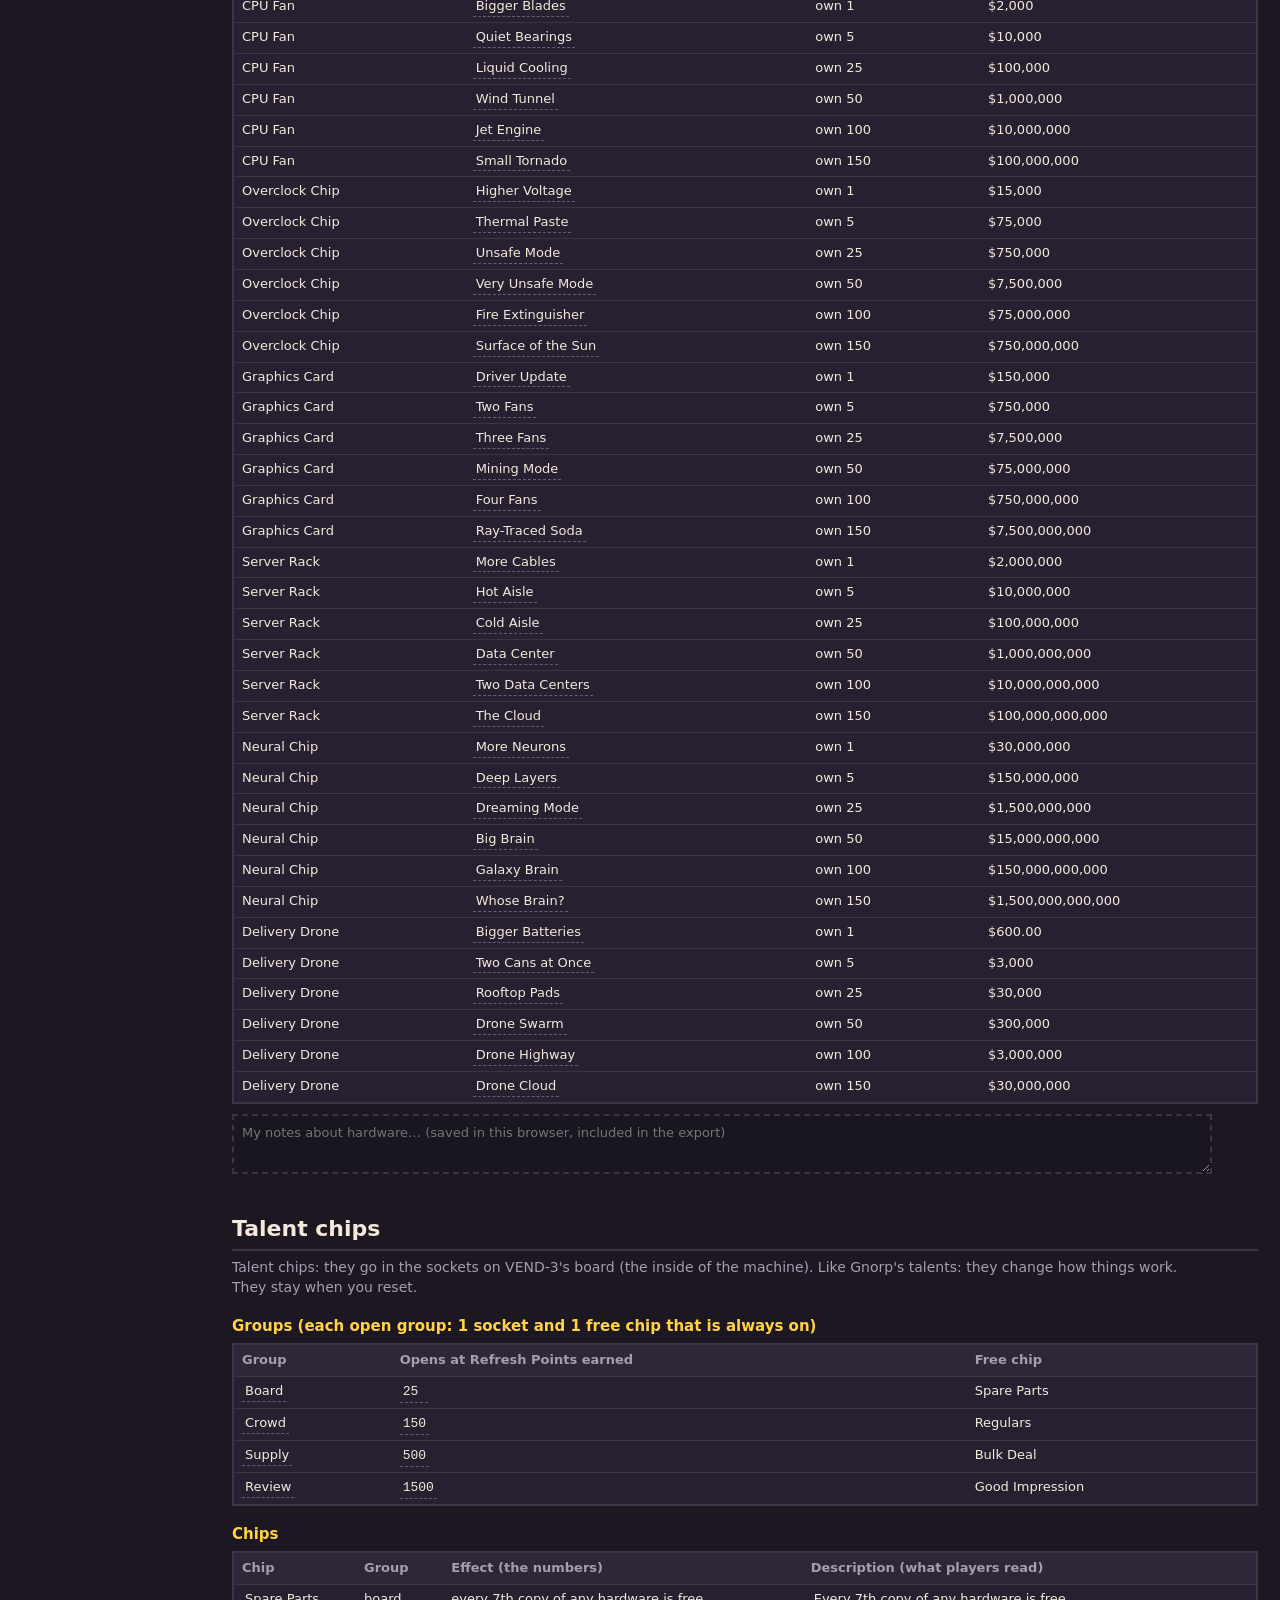
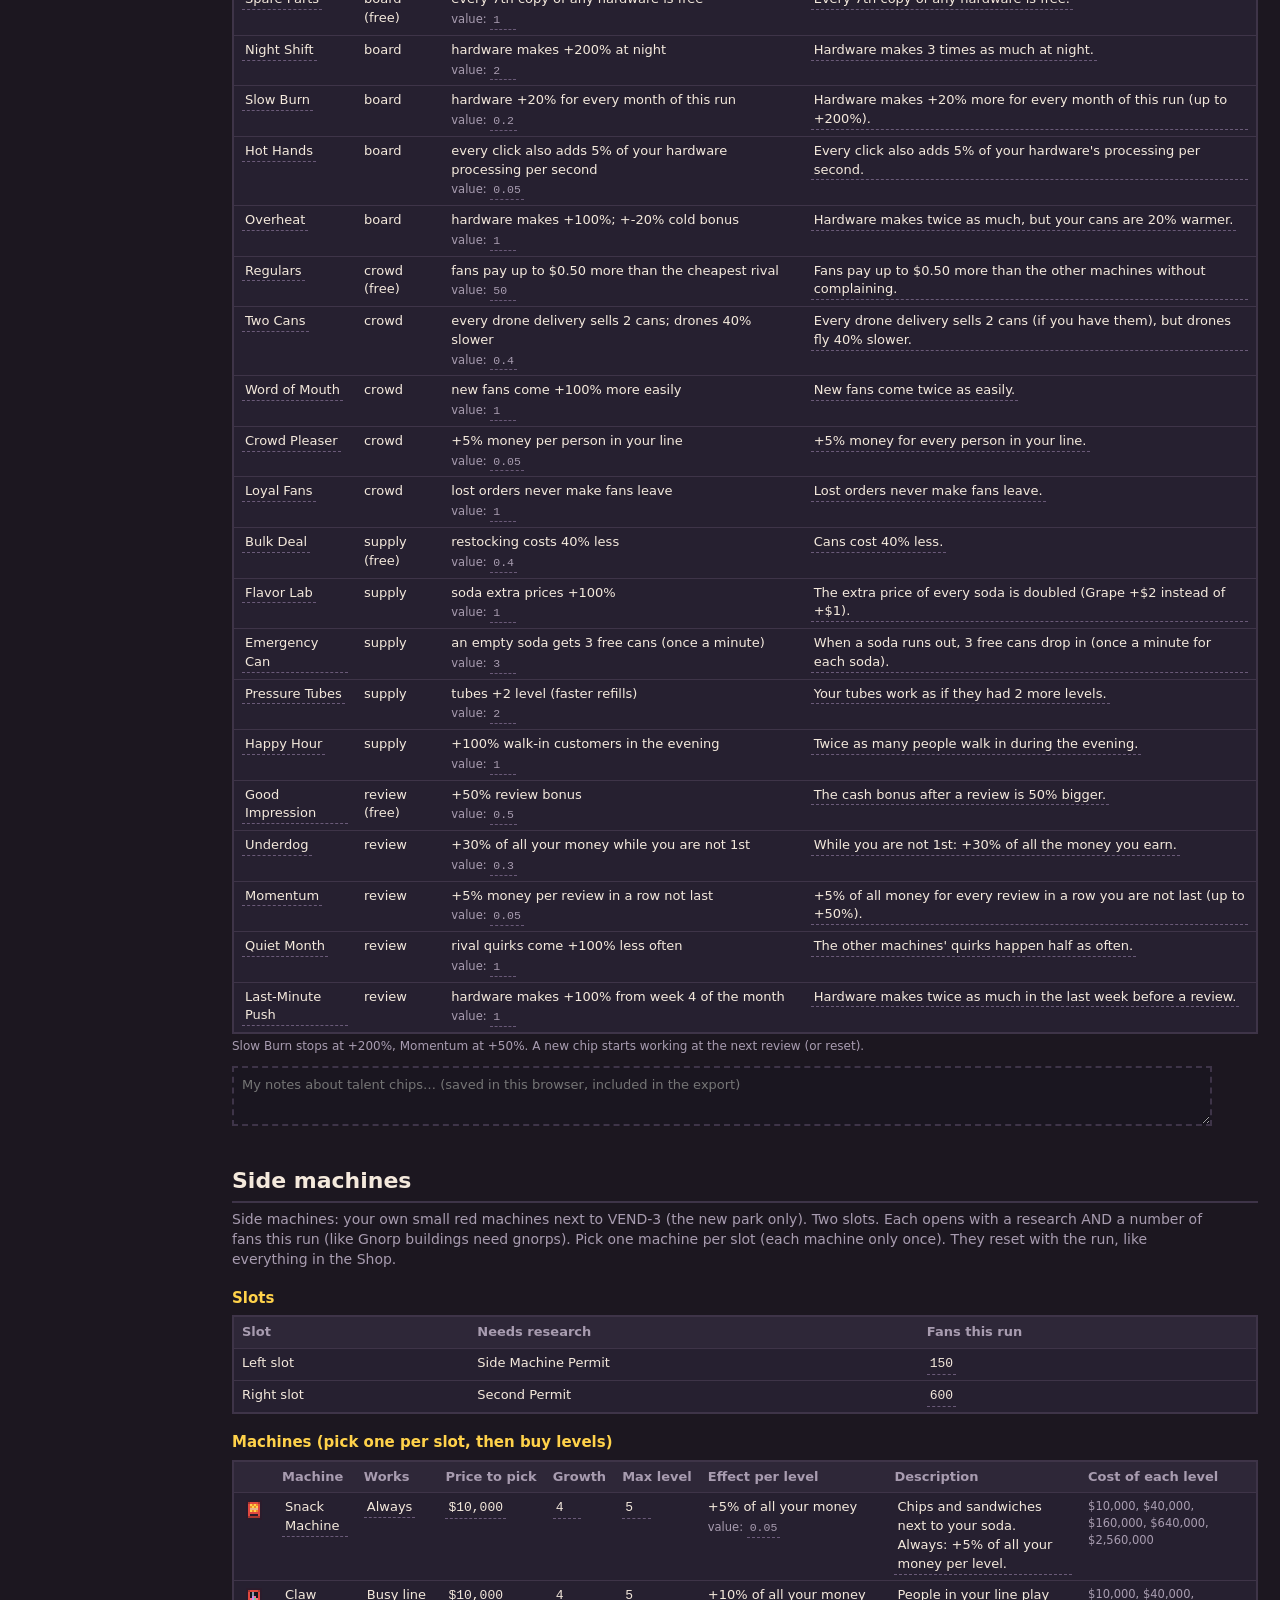
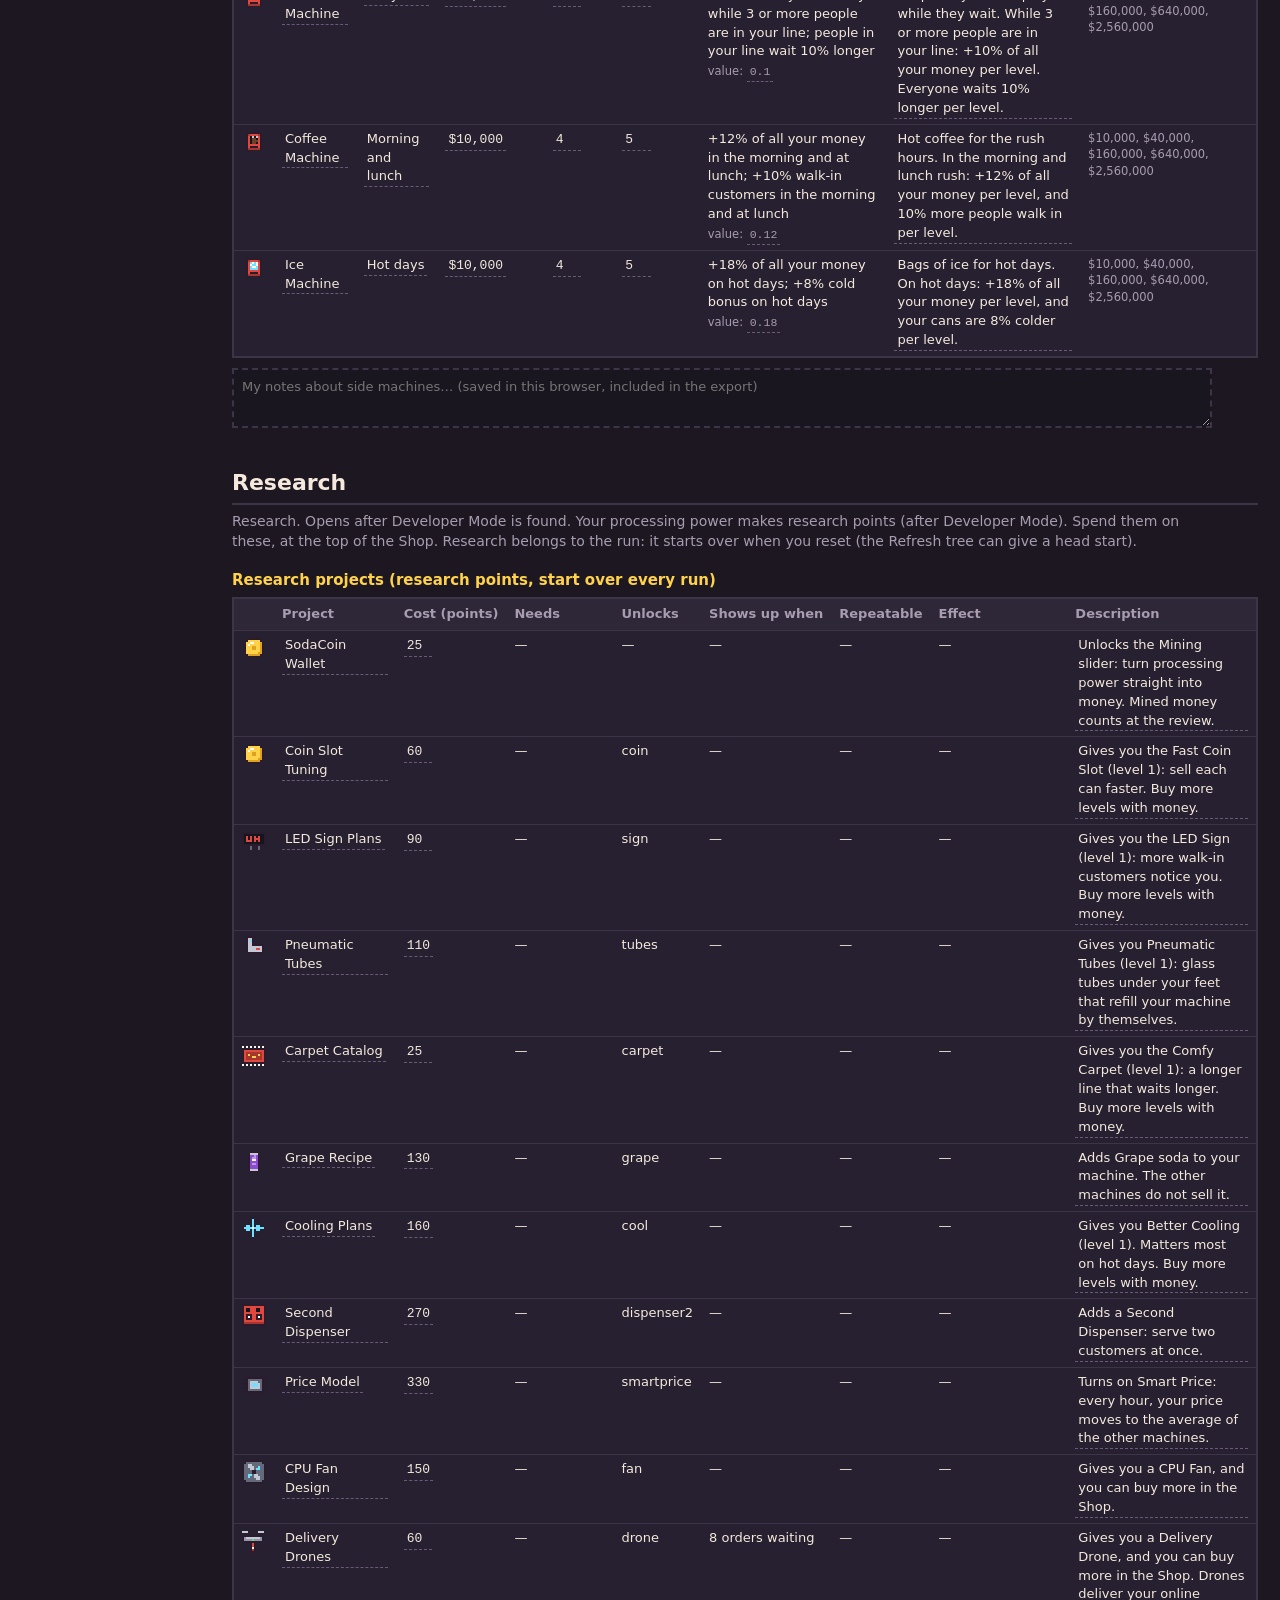
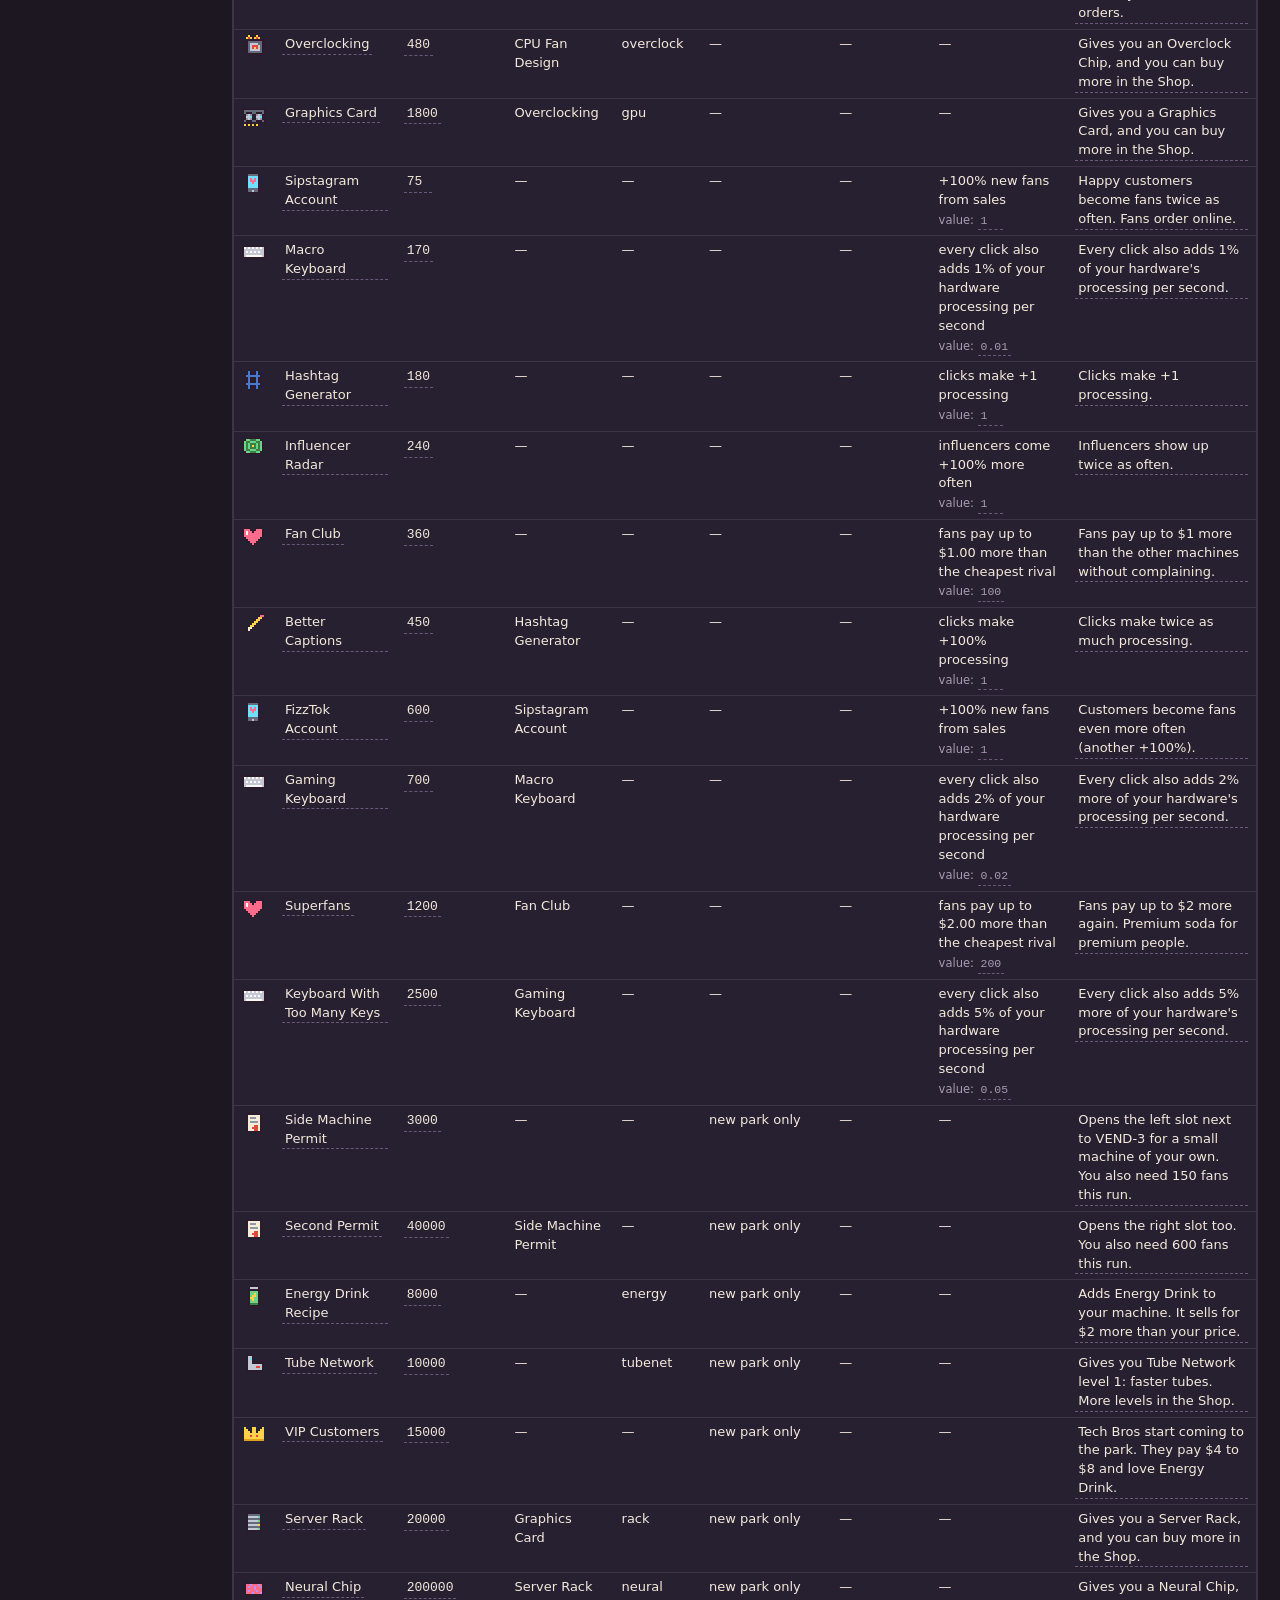
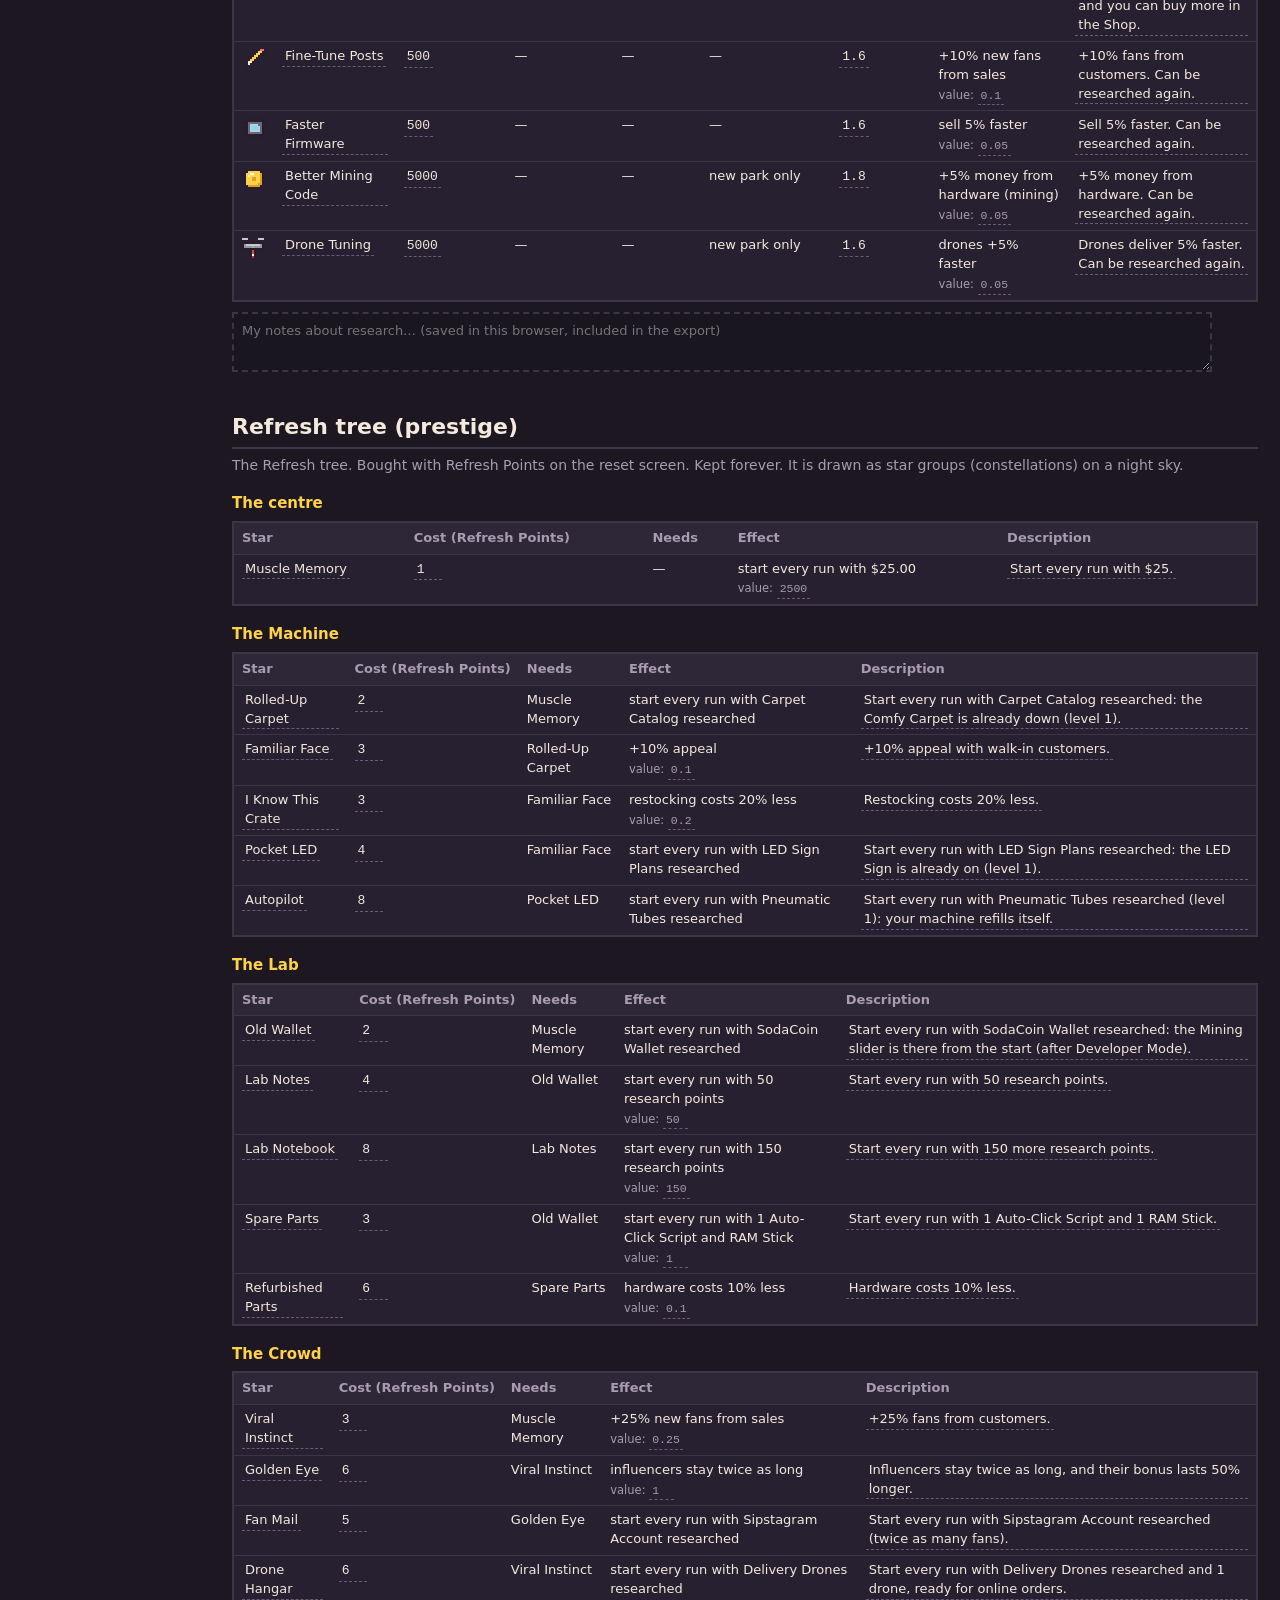
<file: tools/wiki.html>
<!doctype html>
<html lang="en">
<head>
<meta charset="utf-8">
<meta name="viewport" content="width=device-width, initial-scale=1">
<meta name="robots" content="noindex">
<title>I'm Fridge — game data</title>
<!-- The game data wiki: every upgrade, card, rival and balance number, read from js/data/*.js.
     Edit any value, then "Export changes" gives a list to send. Nothing here changes the game itself.
     Opened from the game with the Konami code. © 2026 Void Possum. All rights reserved. -->
<style>
  :root { --bg: #1c1720; --panel: #262030; --panel2: #2e2738; --line: #3e3448; --text: #f4e9dc; --dim: #a89cb0; --gold: #ffd24a; --red: #e0483f; --edit: #3a3320; }
  * { box-sizing: border-box; }
  html, body { margin: 0; background: var(--bg); color: var(--text); font: 14px/1.45 system-ui, -apple-system, 'Segoe UI', sans-serif; }
  a { color: var(--gold); }
  header { position: sticky; top: 0; z-index: 5; display: flex; flex-wrap: wrap; gap: 8px 12px; align-items: center; padding: 10px 16px; background: #15111a; border-bottom: 2px solid var(--line); }
  header h1 { font-size: 17px; margin: 0 8px 0 0; letter-spacing: .02em; }
  header h1 small { color: var(--dim); font-weight: 400; font-size: 12px; margin-left: 6px; }
  header .grow { flex: 1; }
  header input[type=search] { background: var(--panel); border: 2px solid var(--line); color: var(--text); padding: 6px 10px; min-width: 220px; font: inherit; }
  button { background: var(--panel2); color: var(--text); border: 2px solid var(--line); padding: 6px 12px; font: 600 13px system-ui, sans-serif; cursor: pointer; }
  button:hover { border-color: var(--gold); }
  button.primary { background: #6a2c2c; border-color: #a8362f; }
  button .n { display: inline-block; min-width: 18px; margin-left: 4px; padding: 0 5px; background: var(--gold); color: #1c1720; border-radius: 9px; font-size: 11px; }
  #layout { display: grid; grid-template-columns: 210px minmax(0, 1fr); }
  nav { position: sticky; top: 56px; align-self: start; height: calc(100vh - 56px); overflow: auto; padding: 14px 10px; border-right: 2px solid var(--line); }
  nav a { display: block; padding: 5px 8px; color: var(--text); text-decoration: none; border-left: 3px solid transparent; }
  nav a:hover, nav a.on { border-left-color: var(--gold); background: var(--panel); }
  nav .help { margin-top: 18px; color: var(--dim); font-size: 12px; }
  main { padding: 10px 22px 60px; min-width: 0; }
  section { margin: 0 0 34px; }
  h2 { font-size: 22px; margin: 22px 0 6px; padding-bottom: 4px; border-bottom: 2px solid var(--line); }
  h3 { font-size: 15px; margin: 18px 0 6px; color: var(--gold); }
  .intro { color: var(--dim); margin: 0 0 8px; max-width: 980px; }
  .txt { max-width: 980px; margin: 6px 0; }
  .note { color: var(--dim); font-size: 12px; margin: 4px 0 0; max-width: 980px; }
  .tw { overflow-x: auto; border: 2px solid var(--line); background: var(--panel); }
  table { border-collapse: collapse; width: 100%; font-size: 13px; }
  th { text-align: left; background: var(--panel2); color: var(--dim); font-weight: 600; padding: 6px 8px; white-space: nowrap; position: sticky; top: 0; }
  td { padding: 5px 8px; border-top: 1px solid var(--line); vertical-align: top; }
  tr:hover td { background: #2c2536; }
  td.small { font-size: 11.5px; color: var(--dim); min-width: 160px; }
  td .nm { font-family: ui-monospace, Menlo, Consolas, monospace; }
  .ico { width: 24px; height: 24px; image-rendering: pixelated; vertical-align: middle; }
  .ed { display: inline-block; min-width: 2.2em; padding: 0 3px; border-bottom: 1px dashed #6a5a78; outline: none; cursor: text; }
  .ed:hover { background: #342c40; }
  .ed:focus { background: #1a1620; border-bottom-color: var(--gold); }
  .ed.num, .ed.money, .ed.list { font-family: ui-monospace, Menlo, Consolas, monospace; white-space: nowrap; }
  .ed.changed { background: var(--edit); border-bottom: 2px solid var(--gold); color: #fff3c0; }
  .sub { display: block; margin-top: 2px; font-size: 11.5px; color: var(--dim); }
  .swatch { display: inline-block; width: 12px; height: 12px; margin-right: 6px; vertical-align: -1px; border: 1px solid #000; }
  textarea.notes { width: 100%; max-width: 980px; min-height: 60px; margin-top: 10px; background: #1a1620; color: var(--text); border: 2px dashed var(--line); padding: 8px; font: 13px/1.4 system-ui, sans-serif; }
  .hide { display: none !important; }
  #modal { position: fixed; inset: 0; background: rgba(10, 6, 14, .75); display: flex; align-items: center; justify-content: center; z-index: 10; }
  #modal .box { width: min(900px, 94vw); background: var(--panel); border: 2px solid var(--line); padding: 16px; }
  #modal textarea { width: 100%; height: 55vh; background: #15111a; color: var(--text); border: 2px solid var(--line); font: 12.5px/1.45 ui-monospace, Menlo, Consolas, monospace; padding: 10px; }
  #modal .foot { display: flex; gap: 8px; justify-content: flex-end; margin-top: 10px; }
  .banner { background: #2c2416; border: 2px solid #6a5420; padding: 8px 12px; margin: 12px 0; max-width: 980px; }
  @media (max-width: 800px) { #layout { grid-template-columns: 1fr; } nav { position: static; height: auto; border-right: 0; border-bottom: 2px solid var(--line); } }
</style>
</head>
<body>
<header>
  <h1>I'm Fridge — game data <small id="ver"></small></h1>
  <input type="search" id="q" placeholder="Search (name, number, text)…" aria-label="Search">
  <span class="grow"></span>
  <button class="primary" id="bExport">Export changes<span class="n" id="nEd">0</span></button>
  <button id="bUndo">Undo all changes</button>
  <button id="bDoc">Download document</button>
</header>
<div id="layout">
  <nav id="nav"></nav>
  <main id="main"><p>Loading…</p></main>
</div>
<div id="modal" class="hide"><div class="box">
  <h3 id="mTitle">Your changes</h3>
  <textarea id="mText" readonly></textarea>
  <div class="foot"><button id="mCopy">Copy</button><button id="mSave">Download .txt</button><button class="primary" id="mClose">Close</button></div>
</div></div>
<script src="../js/data/core.js"></script>
<script src="../js/data/cards.js"></script>
<script src="../js/data/rivals.js"></script>
<script src="../js/data/story.js"></script>
<script src="../js/data/machine.js"></script>
<script src="../js/data/hardware.js"></script>
<script src="../js/data/research.js"></script>
<script src="../js/data/tree.js"></script>
<script src="../js/data/news.js"></script>
<script src="../js/data/side.js"></script>
<script src="../js/data/chips.js"></script>
<script src="../js/icons.js"></script>
<script src="describe.js"></script>
<script src="wiki.js"></script>
</body>
</html>
</file>
<file: style.css>
/* I'M FRIDGE — styles. Cozy dark, sharp pixel corners. © 2026 Void Possum. All rights reserved.
   Colours live in :root below. Change them here and the whole game follows. */

:root {
  --bg: #1c1720;
  --bg2: #221b27;
  --panel: #2b2231;
  --panel2: #352a3c;
  --panel3: #3f3246;
  --line: #4a3c52;
  --line2: #5d4c67;
  --ink: #f4e9dc;
  --muted: #bcabc2;
  --dim: #8d7c93;
  --shadow: #0f0c12;
  --you: #ff6b5b;
  --chug: #4fcfa8;
  --clawd: #e8905f;
  --gold: #ffd24a;
  --good: #7bd88f;
  --bad: #ff7a7a;
  --blue: #6fc3ff;
  --pink: #ff6b8a;
  --common: #cfc3d6;
  --rare: #6fc3ff;
  --legendary: #ffcc4d;
  --fs: 15px;
  --mono: ui-monospace, "Cascadia Mono", Consolas, "SF Mono", monospace;
  --sans: system-ui, "Segoe UI", Roboto, "Helvetica Neue", Arial, sans-serif;
  --notch: polygon(4px 0, calc(100% - 4px) 0, 100% 4px, 100% calc(100% - 4px), calc(100% - 4px) 100%, 4px 100%, 0 calc(100% - 4px), 0 4px);
  --drawer: 340px;
}

html[data-text="s"] { --fs: 13px; }
html[data-text="l"] { --fs: 17px; }

* { box-sizing: border-box; }
html, body { margin: 0; height: 100%; }
body {
  background: var(--bg);
  color: var(--ink);
  font: 400 var(--fs)/1.45 var(--sans);
  overflow: hidden;
}
button, input { font: inherit; color: inherit; }
[hidden] { display: none !important; }
b, strong { font-weight: 700; }
.ico { width: 24px; height: 24px; image-rendering: pixelated; image-rendering: crisp-edges; flex: none; }
.ico.s { width: 12px; height: 12px; vertical-align: -1px; }
.ico.m { width: 18px; height: 18px; vertical-align: -3px; }
.ico.l { width: 36px; height: 36px; }
.mono { font-family: var(--mono); }
.good { color: var(--good); }
.bad { color: var(--bad); }
.gold { color: var(--gold); }
.dim { color: var(--dim); }

#app { display: grid; grid-template-rows: auto minmax(0, 1fr); height: 100vh; }

/* ── top HUD ───────────────────────────────────────────── */
#hud {
  display: flex;
  gap: 12px;
  align-items: center;
  padding: 6px 10px;
  background: var(--bg2);
  border-bottom: 2px solid var(--line);
}
#thoughts { flex: 1; display: flex; gap: 6px; align-items: center; min-width: 0; overflow: hidden; }   /* one line: chips shrink instead of wrapping */
.th {
  display: flex; align-items: center; gap: 5px;
  padding: 3px 9px 3px 5px;
  background: var(--panel);
  border: 2px solid #6a3a3a;
  font-size: 0.84em;
  cursor: pointer;
  white-space: nowrap;
}
.th img { flex: none; width: 26px; height: 28px; image-rendering: pixelated; }
.th { min-width: 0; }
.th .tx { min-width: 0; overflow: hidden; text-overflow: ellipsis; }
.thLabel { flex: none; margin-right: 4px; font: 700 0.72em/1.2 var(--mono); letter-spacing: 0.08em; text-transform: uppercase; color: var(--dim); }
.th b { font-family: var(--mono); color: var(--bad); }
.th.ok { border-color: #3a6a4a; }
.th.ok b { color: var(--good); }
.th:hover { background: var(--panel3); }
#machines { flex: 1; display: grid; grid-template-columns: minmax(0, 1fr) minmax(0, 1.7fr) minmax(0, 1fr); gap: 8px; max-width: 1180px; margin: 0 auto; min-width: 0; }
#machines.four { grid-template-columns: minmax(0, 1fr) minmax(0, 1.6fr) minmax(0, 1fr) minmax(0, 1fr); max-width: 1400px; }
.mc {
  display: grid;
  grid-template-columns: auto minmax(0, 1fr);
  grid-auto-rows: auto;
  column-gap: 8px;
  padding: 5px 8px 6px 6px;
  background: var(--panel);
  border: 2px solid var(--line);
  border-top-width: 4px;
  min-width: 0;
  align-content: start;
}
.mc canvas { grid-row: 1 / 3; width: 76px; height: 28px; image-rendering: pixelated; align-self: center; border: 2px solid #0b0a10; }
.mc .mrow.full { grid-column: 1 / -1; font-size: 0.8em; min-height: 1.2em; }
.mc .st.feat { color: var(--bad); font-weight: 700; }
.mc .mods { grid-column: 1 / -1; display: flex; gap: 4px; flex-wrap: wrap; margin-top: 4px; min-height: 22px; }
.mc .mod { display: flex; align-items: center; gap: 2px; padding: 1px 4px 1px 2px; background: var(--panel2); border: 1px solid var(--line2); font: 700 0.72em/1 var(--mono); }
.mc .mod .ico { width: 16px; height: 16px; }
.mc .mod.rival { border-color: #a8872a; background: #2e2716; }
.mc .mods .none { font-size: 0.72em; color: var(--dim); align-self: center; }
.mc .goalLine { grid-column: 1 / -1; font-size: 0.78em; color: var(--muted); margin-top: 3px; }
.mc .goalLine .bad { font-weight: 700; }
.mc .sub { grid-column: 1 / -1; display: flex; gap: 8px; justify-content: space-between; font-size: 0.72em; color: var(--muted); font-family: var(--mono); white-space: nowrap; overflow: hidden; }
.mc .sub .qv { color: var(--dim); overflow: hidden; text-overflow: ellipsis; }
.strikes { color: var(--bad); font-family: var(--mono); letter-spacing: 2px; font-weight: 800; }
.patch.strike { background: #3a1a22; border-left-color: var(--bad); }
.patch.strike b { color: var(--bad); }
.bars.slide { gap: 3px; }
.slideLab { display: flex; justify-content: space-between; gap: 8px; }
.slideLab .b-res { color: var(--blue); }
.slideLab .b-mine { color: var(--gold); }
.bars.slide input.split { width: 100%; box-sizing: border-box; background: linear-gradient(to right, var(--gold) 0 var(--p), var(--blue) var(--p) 100%); }
.ctlRow { grid-column: 1 / -1; display: flex; gap: 10px; align-items: center; flex-wrap: wrap; margin-top: 4px; }
.bars { flex: 1 1 190px; display: flex; flex-direction: column; gap: 2px; font-size: 0.74em; font-weight: 700; min-width: 170px; }
.brow { display: flex; align-items: center; gap: 6px; width: 100%; box-sizing: border-box; cursor: pointer; }
.brow .bl { flex: 0 0 5.2em; white-space: nowrap; }
.brow input.split { flex: 1 1 0; width: 0; min-width: 40px; }
.brow .bp { flex: 0 0 3em; font-family: var(--mono); text-align: right; }
.brow.b-post { --c: var(--pink); color: var(--pink); }
.brow.b-res { --c: var(--blue); color: var(--blue); }
.brow.b-mine { --c: var(--gold); color: var(--gold); }
input.split {
  --p: 70%;
  min-width: 60px; height: 10px; margin: 0;
  -webkit-appearance: none; appearance: none;
  background: linear-gradient(to right, var(--c, var(--pink)) 0 var(--p), #151118 var(--p) 100%);
  border: 2px solid #0b0a10;
  cursor: ew-resize;
}
input.split::-webkit-slider-thumb { -webkit-appearance: none; width: 8px; height: 18px; background: var(--ink); border: 2px solid #0b0a10; }
input.split::-moz-range-thumb { width: 6px; height: 16px; background: var(--ink); border: 2px solid #0b0a10; border-radius: 0; }
.priceCtl { display: flex; align-items: center; gap: 4px; font-size: 0.85em; }
.priceCtl button { width: 24px; height: 24px; padding: 0; background: var(--panel2); border: 2px solid var(--line); box-shadow: 0 2px 0 var(--shadow); cursor: pointer; font-weight: 800; }
.priceCtl button:hover { background: var(--panel3); }
.priceCtl button:active { transform: translateY(1px); box-shadow: none; }
.priceCtl .pv { font-family: var(--mono); min-width: 48px; text-align: center; }
.priceCtl .smart { display: flex; gap: 3px; align-items: center; color: var(--muted); font-size: 0.9em; margin-left: 4px; cursor: pointer; }
.mc .nm { font-weight: 800; font-size: 0.86em; white-space: nowrap; overflow: hidden; text-overflow: ellipsis; display: flex; gap: 6px; }
.mc .nm .rk { margin-left: auto; font-family: var(--mono); color: var(--muted); font-weight: 700; }
.mc .nm .rk.bad { color: var(--bad); }
.mc .nm .rk.top { color: var(--gold); }
.mc .mrow { display: flex; align-items: center; gap: 6px; font-size: 0.8em; min-width: 0; }
.mc .mrow .v { font-family: var(--mono); text-align: right; white-space: nowrap; }
.mc:not(.you) canvas { width: 57px; height: 21px; }
.mc .nm .n { overflow: hidden; text-overflow: ellipsis; }
.mc .bar { flex: 1; height: 7px; background: #151118; position: relative; min-width: 20px; }
.mc .bar i { position: absolute; left: 0; top: 0; bottom: 0; }
.mc .st { font-size: 0.78em; color: var(--muted); white-space: nowrap; overflow: hidden; text-overflow: ellipsis; }
.mc.you { border-color: #6a3a3a; background: #33242d; }
.mc.you .nm { color: var(--you); }

#clockBox { flex: none; display: flex; align-items: center; gap: 8px; padding-right: 12px; border-right: 2px solid var(--line); }
#ring {
  --p: 0;
  width: 40px; height: 40px;
  display: grid; place-items: center;
  background: conic-gradient(var(--gold) calc(var(--p) * 1turn), #151118 0);
  clip-path: circle(50%);
  position: relative;
}
#ring::before { content: ""; position: absolute; inset: 5px; background: var(--bg2); border-radius: 50%; }
#ring span { position: relative; font: 800 0.72em/1 var(--mono); text-align: center; }
#ring.soon { background: conic-gradient(var(--bad) calc(var(--p) * 1turn), #151118 0); }
#clockText { font-size: 0.82em; line-height: 1.35; white-space: nowrap; }
#clockText .t { font: 800 1.25em/1.1 var(--mono); }
#clockText .rv { color: var(--gold); font-weight: 700; }
#clockText .rv.soon { color: var(--bad); }

#money { text-align: right; padding-left: 12px; border-left: 2px solid var(--line); min-width: 150px; }
#cash { font: 800 1.6em/1.1 var(--mono); color: var(--gold); display: block; }
#btnPause { flex: none; width: 40px; height: 40px; display: grid; place-items: center; background: var(--panel2); border: 2px solid var(--line); box-shadow: 0 3px 0 var(--shadow); cursor: pointer; margin-left: 4px; }
#btnPause:hover { background: var(--panel3); }
#btnPause:active { transform: translateY(2px); box-shadow: 0 1px 0 var(--shadow); }

#modalBox.hold .foot { justify-content: space-between; }
#rates { font-size: 0.78em; color: var(--muted); font-family: var(--mono); white-space: nowrap; }
#rates span { margin-left: 8px; }
#rates .ico { width: 12px; height: 12px; vertical-align: -1px; margin-right: 2px; }

#goalRow {
  display: flex; align-items: center; gap: 10px;
  padding: 5px 12px;
  min-height: 2.3em;
  background: #2a2012;
  border-bottom: 2px solid #4a3a1a;
}
#goal { flex: 1; color: #ffe6a8; font-weight: 600; min-width: 0; }
#goalRow.tut { background: #13283a; border-color: #1f4a6a; }
#goalRow.tut #goal { color: #cfeaff; }
#goalRow.gold { background: #3a2c08; border-color: var(--gold); }
#goalRow.gold #goal { color: var(--gold); }
#goal .rank { font-weight: 400; color: var(--muted); margin-left: 6px; }
#goal .rank.bad { color: var(--bad); font-weight: 700; }
/* today's conditions: a row of chips at the top middle of the park */
#now { position: absolute; top: 8px; left: 50%; transform: translateX(-50%); z-index: 4; display: flex; gap: 6px; flex-wrap: wrap; justify-content: center; max-width: 90%; }
#now .chip { box-shadow: 0 2px 0 rgba(0,0,0,0.35); font-size: 0.86em; padding: 3px 10px; }
.chip {
  font-size: 0.78em; font-weight: 700;
  padding: 2px 8px;
  background: var(--panel2);
  border: 1px solid var(--line2);
  color: var(--ink);
  white-space: nowrap;
  cursor: help;
}
.chip.hot { border-color: #ff9a4a; color: #ffc08a; }
.chip.rain { border-color: #6f9acf; color: #b8d4ff; }
.chip.trending, .chip.rush { border-color: var(--gold); color: var(--gold); }
.chip.waiting { border-color: var(--bad); color: var(--bad); }
.chip.night { border-color: #7a6ab0; color: #c8b8ff; }

/* ── main area ─────────────────────────────────────────── */
#main { display: grid; grid-template-columns: minmax(0, 1fr) auto; min-height: 0; }
#stage { display: flex; flex-direction: column; min-width: 0; min-height: 0; }
#sceneBox { flex: 1; min-height: 0; position: relative; display: flex; align-items: center; justify-content: center; background: #140f18; overflow: hidden; }
#sceneWrap { position: relative; }
#scene { display: block; image-rendering: pixelated; image-rendering: crisp-edges; cursor: default; }
#scene.pointer { cursor: pointer; }
#bubbles { position: absolute; inset: 0; pointer-events: none; overflow: visible; }
#ordersSpot { position: absolute; padding: 0; background: none; border: 0; cursor: pointer; }

#tvText {
  position: absolute;
  overflow: hidden;
  pointer-events: none;
  display: flex; align-items: center;
  font-family: var(--mono);
  font-weight: 700;
  color: #cfe8ff;
  text-shadow: 0 0 6px rgba(111, 195, 255, 0.55);
  white-space: nowrap;
}
#tvText span { display: inline-block; will-change: transform; }
#tvText.news { color: #ffe6a8; text-shadow: 0 0 6px rgba(255, 210, 74, 0.5); }
#tvText.live { color: #b8ffe0; text-shadow: 0 0 6px rgba(111, 255, 200, 0.45); }

.bubble {
  position: absolute;
  transform: translate(-50%, -100%);
  max-width: 250px;
  padding: 7px 10px;
  background: #fffaf0;
  color: #2a1f28;
  font-size: 0.86em;
  line-height: 1.35;
  clip-path: var(--notch);
  box-shadow: 0 2px 0 rgba(0,0,0,0.3);
  animation: pop 0.18s ease-out;
  pointer-events: auto; cursor: pointer;   /* click to close */
}
.bubble .who { display: block; font-weight: 800; font-size: 0.8em; letter-spacing: 0.04em; text-transform: uppercase; }
.bubble.chug .who { color: #1f8a6a; }
.bubble.clawd .who { color: #b25a30; }
.bubble.you .who { color: #c0392b; }
.bubble.customer .who { color: #5a5a9a; }
.bubble.fade { pointer-events: none; opacity: 0; transition: opacity 0.4s; }
@keyframes pop { from { transform: translate(-50%, -90%) scale(0.9); opacity: 0; } to { transform: translate(-50%, -100%); opacity: 1; } }

#toasts { position: absolute; bottom: 10px; right: 10px; display: flex; flex-direction: column; gap: 8px; z-index: 5; width: min(320px, 60%); pointer-events: none; }
.toast {
  pointer-events: auto; cursor: pointer;
  background: rgba(42, 34, 49, 0.96);
  border-left: 4px solid var(--gold);
  padding: 8px 12px;
  box-shadow: 0 4px 0 var(--shadow);
  font-size: 0.86em;
  cursor: pointer;
  animation: slidein 0.25s ease-out;
}
.toast .who { display: block; font-weight: 800; color: var(--gold); font-size: 0.82em; text-transform: uppercase; letter-spacing: 0.05em; }
.toast.patch { border-left-color: var(--blue); }
.toast.patch .who { color: var(--blue); }
.toast.memory { border-left-color: var(--legendary); }
.toast.research { border-left-color: var(--blue); }
.toast.research .who { color: var(--blue); }
.toast.buff { border-left-color: var(--gold); background: rgba(58, 44, 8, 0.96); }
.toast.hint { border-left-color: var(--muted); }
.toast.hint .who { color: var(--muted); }
.toast.out { opacity: 0; transform: translateX(20px); transition: all 0.35s; }
@keyframes slidein { from { transform: translateX(20px); opacity: 0; } to { transform: none; opacity: 1; } }

/* ── bottom bar ────────────────────────────────────────── */
#bar {
  display: flex; gap: 8px; align-items: stretch;
  padding: 6px 10px;
  background: var(--bg2);
  border-top: 2px solid var(--line);
}
.act {
  position: relative;
  min-width: 100px;
  padding: 6px 12px 8px;
  background: var(--panel2);
  border: 2px solid var(--line);
  box-shadow: 0 3px 0 var(--shadow);
  cursor: pointer;
  text-align: left;
  display: flex; flex-direction: column; justify-content: center;
}
.act .k { font-weight: 800; font-size: 1.05em; display: flex; align-items: center; gap: 6px; }
.act .sub { font-family: var(--mono); font-size: 0.78em; color: var(--muted); white-space: nowrap; }
.act:hover:not(:disabled) { background: var(--panel3); }
.act:active:not(:disabled) { transform: translateY(2px); box-shadow: 0 1px 0 var(--shadow); }
.act:disabled { opacity: 0.5; cursor: default; }
.act.big { min-width: 130px; border-color: var(--you); background: #4a2630; }
.act.big:hover { background: #5a2e3a; }
.act.big .k { font-size: 1.2em; }
.act.flash { animation: flash 0.5s; }
.act.pulse { animation: pulse 1.4s infinite; }
@keyframes flash { 0%, 100% { background: var(--panel2); } 40% { background: #5a2a2a; } }
@keyframes pulse { 0%, 100% { box-shadow: 0 3px 0 var(--shadow), 0 0 0 0 rgba(255, 107, 91, 0.6); } 50% { box-shadow: 0 3px 0 var(--shadow), 0 0 0 6px rgba(255, 107, 91, 0); } }

.ctl { display: flex; flex-direction: column; justify-content: center; gap: 2px; padding: 4px 10px; background: var(--panel); border: 2px solid var(--line); min-width: 140px; }
.ctlHead { display: flex; justify-content: space-between; gap: 10px; font-size: 0.8em; color: var(--muted); white-space: nowrap; }
.ctlHead b { color: var(--ink); font-family: var(--mono); }
.ctl input[type=range] { width: 100%; margin: 2px 0; accent-color: var(--you); }
#splitBox { min-width: 190px; border-color: #3a4a6a; }
#splitBox input[type=range] { accent-color: var(--blue); }
#splitL { color: var(--pink); font-weight: 700; }
#splitR { color: var(--blue); font-weight: 700; }
#smartBox { font-size: 0.78em; color: var(--muted); display: flex; gap: 4px; align-items: center; cursor: pointer; }
#smartBox[hidden] { display: none; }

#stockBox { display: flex; gap: 8px; align-items: center; }
.stk { display: flex; flex-direction: column; align-items: center; font-family: var(--mono); font-size: 0.78em; color: var(--muted); }
.stk .can { width: 12px; height: 20px; border-top: 3px solid #ddd; position: relative; background: #333; overflow: hidden; }
.stk .can i { position: absolute; left: 0; right: 0; bottom: 0; }
.stk.out { color: var(--bad); font-weight: 700; }
.stk.low { color: var(--gold); }
#waitBox {
  align-self: center;
  padding: 4px 10px;
  font-size: 0.82em;
  font-weight: 700;
  color: var(--bad);
  border: 2px dashed var(--bad);
  cursor: help;
}
#waitBox[hidden] { display: none; }

/* ── drawer ────────────────────────────────────────────── */
#drawer { display: flex; min-height: 0; background: var(--bg2); border-left: 2px solid var(--line); }
#panelWrap { width: var(--drawer); display: flex; flex-direction: column; min-height: 0; background: var(--panel); border-right: 2px solid var(--line); }
#drawer.folded #panelWrap { display: none; }
/* your money at the top of the Shop panel: the amount on the left, "all time" on the right, rates spread below */
#moneySlot #money { display: grid; grid-template-columns: minmax(0, 1fr) auto; align-items: baseline; column-gap: 10px;
  text-align: left; border-left: 0; padding: 8px 12px 7px; min-width: 0; background: var(--bg2); border-bottom: 2px solid var(--line); }
#moneySlot #cash { font-size: 1.9em; }
#moneySlot #allTime { text-align: right; }
#moneySlot #rates { grid-column: 1 / -1; display: flex; justify-content: space-between; gap: 8px; margin-top: 3px; }
#moneySlot #rates span { margin-left: 0; }
#panelHead { display: flex; align-items: center; justify-content: space-between; padding: 8px 12px; border-bottom: 2px solid var(--line); background: var(--panel2); }
#panelHead h2 { margin: 0; font: 800 0.9em/1.2 var(--mono); letter-spacing: 0.14em; text-transform: uppercase; }
#btnFold { background: none; border: 2px solid var(--line); cursor: pointer; padding: 0 8px; font-weight: 800; color: var(--muted); }
#btnFold:hover { color: var(--ink); }
#panel { flex: 1; overflow: auto; padding: 12px; }
#panel h3 { margin: 14px 0 4px; font: 800 0.8em/1.2 var(--mono); letter-spacing: 0.12em; text-transform: uppercase; color: var(--muted); }
#panel h3:first-child { margin-top: 0; }
#panel .note { color: var(--muted); font-size: 0.86em; margin: 0 0 10px; }

/* the menu buttons sit in the top bar, next to Pause, all the same size */
#rail { flex: none; display: flex; gap: 4px; align-items: center; padding-left: 12px; border-left: 2px solid var(--line); }
.tab {
  position: relative;
  width: 40px; height: 40px;
  display: grid; place-items: center;
  background: var(--panel2);
  border: 2px solid var(--line);
  box-shadow: 0 3px 0 var(--shadow);
  cursor: pointer;
}
.tab .ico { opacity: 0.75; }
.tab:hover { background: var(--panel3); }
.tab:hover .ico { opacity: 1; }
.tab.on { background: var(--panel3); border-color: var(--you); }
.tab.on .ico { opacity: 1; }
/* Start screen with the password */
#gate { position: fixed; inset: 0; z-index: 100; display: grid; place-items: center; padding: 16px; background: #140f18; }
.gateBox { width: min(460px, 100%); padding: 22px 24px; background: var(--panel); border: 2px solid var(--line); box-shadow: 0 6px 0 var(--shadow); }
.gateBox h1 { margin: 0 0 12px; font-family: var(--mono); letter-spacing: 0.12em; color: var(--you); }
.gateNote { margin: 0 0 10px; line-height: 1.45; }
.gateBox label { display: block; margin-top: 14px; font-weight: 800; }
.gateRow { display: flex; gap: 8px; margin-top: 6px; }
.gateRow input { flex: 1; min-width: 0; padding: 6px 8px; font: inherit; font-family: var(--mono); background: #0b0a10; color: var(--ink); border: 2px solid var(--line); }
#gateMsg { min-height: 1.3em; margin: 8px 0 0; color: var(--bad); }

/* Shop: icon strips (research, upgrades), like Cookie Clicker */
.shead { display: flex; align-items: center; justify-content: space-between; gap: 8px; margin: 12px 0 6px; }
.shead h3 { margin: 0; }
.shead .rpts { font-family: var(--mono); color: var(--blue); display: flex; align-items: center; gap: 4px; }
.strip { display: flex; flex-wrap: wrap; gap: 4px; }
.sico { position: relative; width: 38px; height: 38px; padding: 0; display: grid; place-items: center; overflow: hidden;
        background: var(--panel2); border: 2px solid var(--line); box-shadow: 0 2px 0 var(--shadow); cursor: pointer; }
.sico .ico { width: 24px; height: 24px; image-rendering: pixelated; position: relative; z-index: 1; }
.sico.k-up, .sico.k-dbl { border-color: #7a6424; }
.sico.k-res { border-color: #2e5a86; }
.sico .fill { z-index: 0; position: absolute; left: 0; right: 0; bottom: 0; height: calc(var(--p, 0) * 100%); background: rgba(111, 195, 255, 0.28); }
.sico.off { opacity: 0.55; }
.sico:not(.off) { background: var(--panel3); }
.sico.k-res:not(.off) { box-shadow: 0 2px 0 var(--shadow), 0 0 0 2px rgba(111, 195, 255, 0.35); }
.sico:hover { background: var(--panel3); opacity: 1; }
.sico .lv, .sico .x2, .sico .newd { z-index: 2; }
.sico .lv { position: absolute; right: 1px; bottom: 0; font: 800 10px/1 var(--mono); color: var(--gold); text-shadow: 0 1px 0 #000; }
.sico .x2 { position: absolute; right: 1px; bottom: 0; font: 800 10px/1 var(--mono); color: var(--good); text-shadow: 0 1px 0 #000; }
.sico .newd { position: absolute; top: 2px; right: 2px; width: 6px; height: 6px; background: var(--gold); box-shadow: 0 0 0 1px #000; }
details.doneRes { margin-top: 14px; }
details.doneRes summary { cursor: pointer; color: var(--muted); font-weight: 700; }
#allTime { display: block; font-family: var(--mono); font-size: 0.72em; color: var(--muted); text-align: right; }
#rates .mined { color: var(--gold); }
.clickPop { position: fixed; z-index: 60; pointer-events: none; transform: translate(-50%, -50%); font: 800 15px/1 var(--mono);
            color: #ffe07a; text-shadow: 0 2px 0 #2a1c2c, 0 0 6px rgba(255, 107, 138, 0.8); animation: popUp 0.9s ease-out forwards; }
@keyframes popUp { from { opacity: 1; margin-top: 0; } to { opacity: 0; margin-top: -48px; } }
:root[data-reduced="1"] .clickPop { animation: popFade 0.9s linear forwards; }
@keyframes popFade { from { opacity: 1; } to { opacity: 0; } }
#modalBox.hold { width: min(520px, 100%); text-align: left; }
#modalBox .pauseSet { margin: 10px 0 0; max-height: 48vh; overflow: auto; }
.rsTop .next { color: var(--gold); }
.tab.pulse { animation: tabPulse 1.2s infinite; }
@keyframes tabPulse { 0%, 100% { box-shadow: 0 0 0 0 rgba(255, 210, 74, 0.7); } 50% { box-shadow: 0 0 0 5px rgba(255, 210, 74, 0); background: #4a3a1a; } }
:root[data-reduced="1"] .tab.pulse { animation: none; outline: 2px solid var(--gold); }
.row .newm { margin-left: 6px; padding: 1px 4px; background: var(--gold); color: #1c1720; font: 800 10px/1.2 var(--mono); vertical-align: 2px; }
.tab .dot { position: absolute; top: 3px; right: 3px; width: 8px; height: 8px; background: var(--gold); box-shadow: 0 0 0 2px var(--bg2); }

/* store rows (Cookie Clicker style) */
.buyMode { display: flex; gap: 0; margin-bottom: 10px; }
.buyMode button { flex: 1; padding: 3px 0; background: var(--panel2); border: 2px solid var(--line); cursor: pointer; font-family: var(--mono); font-size: 0.85em; }
.buyMode button + button { border-left: 0; }
.buyMode button.on { background: var(--you); border-color: var(--you); color: #1c1720; font-weight: 800; }
.row {
  display: grid;
  grid-template-columns: auto minmax(0, 1fr) auto;
  gap: 10px; align-items: center;
  width: 100%;
  padding: 7px 10px;
  margin-bottom: 6px;
  background: var(--panel2);
  border: 2px solid var(--line);
  box-shadow: 0 3px 0 var(--shadow);
  cursor: pointer;
  text-align: left;
}
.row:hover:not(.off) { background: var(--panel3); border-color: var(--line2); }
.row:active:not(.off) { transform: translateY(2px); box-shadow: 0 1px 0 var(--shadow); }
.row .ico { width: 30px; height: 30px; }
#panel .row { padding: 4px 10px; margin-bottom: 5px; }
.row .mid { min-width: 0; }
.row .nm { font-weight: 800; display: block; white-space: nowrap; overflow: hidden; text-overflow: ellipsis; }
.row .cost { font-family: var(--mono); font-size: 0.86em; color: var(--gold); }
.row .gain { font-family: var(--mono); font-size: 0.8em; color: var(--good); margin-left: 8px; }
.row .d { display: block; font-size: 0.8em; color: var(--muted); white-space: nowrap; overflow: hidden; text-overflow: ellipsis; }
.row .own { font: 800 1.6em/1 var(--mono); color: var(--line2); min-width: 1.5em; text-align: right; }
.row.off { cursor: default; box-shadow: none; }
.row.off .cost { color: var(--bad); }
.row.off .ico, .row.off .nm { opacity: 0.6; }
.row.max { opacity: 0.6; cursor: default; box-shadow: none; }
.row.max .cost { color: var(--good); }
.row.locked { cursor: default; box-shadow: none; border-style: dashed; background: transparent; }
.row.locked .ico { filter: brightness(0) invert(0.25); }
.row.locked .nm { color: var(--dim); }
.dbls { display: flex; flex-wrap: wrap; gap: 6px; margin: 0 0 10px; }
.dbl { width: 44px; height: 44px; display: grid; place-items: center; background: var(--panel2); border: 2px solid var(--gold); box-shadow: 0 3px 0 var(--shadow); cursor: pointer; position: relative; }
.dbl .x2 { position: absolute; right: 1px; bottom: 0; font: 800 10px/1 var(--mono); color: var(--gold); }
.dbl.off { border-color: var(--line); cursor: default; opacity: 0.55; }
.dbl:hover:not(.off) { background: var(--panel3); }

.stats { display: grid; grid-template-columns: 1fr auto; gap: 2px 10px; font-size: 0.84em; padding: 8px 10px; margin-bottom: 10px; background: #1f1924; border: 2px solid var(--line); }
.stats span:nth-child(2n) { font-family: var(--mono); text-align: right; }

/* research */
.resCur { padding: 10px; margin-bottom: 10px; background: #13283a; border: 2px solid #1f4a6a; }
.resCur .nm { font-weight: 800; display: flex; gap: 8px; align-items: center; }
.resCur .d { font-size: 0.86em; color: var(--muted); margin: 2px 0 6px; }
.progress { height: 8px; background: #151118; margin: 5px 0 4px; }
.progress i { display: block; height: 100%; background: var(--gold); }
.resCur .progress i { background: var(--blue); }
.resCur .eta { font-size: 0.8em; font-family: var(--mono); color: var(--muted); }
.offer { display: grid; gap: 6px; }
.doneList { font-size: 0.84em; color: var(--muted); }
.doneList div { padding: 3px 0; border-bottom: 1px solid var(--line); }

.mini-card { padding: 9px 10px; margin-bottom: 8px; background: var(--panel2); border-left: 4px solid var(--common); }
.mini-card.rare { border-left-color: var(--rare); }
.mini-card.legendary { border-left-color: var(--legendary); }
.mini-card .eff { color: var(--good); font-size: 0.86em; }
.mini-card .mem { color: var(--muted); font-style: italic; font-size: 0.86em; margin: 2px 0; }
.mini-card .tag { font-size: 0.72em; color: var(--dim); text-transform: uppercase; letter-spacing: 0.06em; }
.mini-card.unknown { border-left-color: #3a2f40; color: var(--dim); }

.life { margin: 14px 0 6px; }
.life .head { display: flex; justify-content: space-between; align-items: baseline; }
.life .perk { font-size: 0.84em; color: var(--muted); }
.life .perk.done { color: var(--good); font-weight: 700; }

/* customers */
.say { display: grid; grid-template-columns: auto 1fr; gap: 2px 8px; padding: 7px 10px; margin-bottom: 6px; background: var(--panel2); border-left: 4px solid var(--bad); font-size: 0.88em; }
.say.ok { border-left-color: var(--good); }
.say .n { font: 800 1em var(--mono); grid-row: 1 / 3; align-self: center; min-width: 2.2em; }
.say .q { font-style: italic; }
.say .h { color: var(--muted); font-size: 0.92em; }
.guide { display: grid; grid-template-columns: auto 1fr; gap: 4px 10px; padding: 8px 10px; margin-bottom: 6px; background: var(--panel2); align-items: center; }
.guide canvas, .guide img.p { width: 48px; height: 69px; image-rendering: pixelated; grid-row: 1 / 4; background: #e8d2b0; border: 2px solid #120e15; }
.guide .nm { font-weight: 800; }
.guide .nm .n { font-weight: 400; color: var(--dim); font-size: 0.85em; margin-left: 6px; }
.guide .look { font-size: 0.86em; color: var(--gold); }
.guide .d { font-size: 0.82em; color: var(--muted); }
.guide.unknown .nm { color: var(--dim); }
.guide.unknown canvas, .guide.unknown img.p { filter: brightness(0) invert(0.2); }
.dk { display: inline-block; width: 7px; height: 11px; vertical-align: -1px; margin-right: 2px; border-top: 2px solid #ddd; }

/* log */
.log { padding: 7px 0; border-bottom: 1px solid var(--line); font-size: 0.9em; }
.log .who { font-weight: 800; margin-right: 6px; }
.log .when { display: block; color: var(--dim); font-size: 0.76em; font-family: var(--mono); }
.log.mail .who { color: var(--gold); }
.log.patch .who { color: var(--blue); }
.log.memory .who { color: var(--legendary); }
.log.wake .who, .log.you .who { color: var(--you); }
.log.customer .who { color: #a8a8ff; }
.log.rival .who { color: var(--chug); }
.log.news .who { color: #ffe6a8; }
.log.research .who { color: var(--blue); }
.logFilter { display: flex; flex-wrap: wrap; gap: 4px; margin-bottom: 8px; }
.logFilter button { padding: 2px 8px; font-size: 0.8em; background: var(--panel2); border: 1px solid var(--line); cursor: pointer; }
.logFilter button.on { border-color: var(--gold); color: var(--gold); }

/* buttons */
.btn {
  padding: 6px 12px;
  background: #43354b;
  border: 2px solid var(--line);
  box-shadow: 0 3px 0 #120e15;
  cursor: pointer;
  font-weight: 700;
}
.btn:hover:not(:disabled) { background: #514159; }
.btn:active:not(:disabled) { transform: translateY(2px); box-shadow: 0 1px 0 #120e15; }
.btn:disabled { opacity: 0.45; cursor: default; }
.btn.primary { background: #7a2e2a; border-color: var(--you); }
.btn.primary:hover:not(:disabled) { background: #963a34; }
.btn.story { width: 100%; text-align: left; padding: 10px 14px; line-height: 1.4; }
.btn.story .q { display: block; font-style: italic; font-weight: 400; }
.btn.story .go { display: block; margin-top: 6px; font-weight: 800; text-align: right; }
.btn.gold { border-color: var(--gold); }
.btn.blue { border-color: var(--blue); background: #1d3450; }
.btn.danger { border-color: var(--bad); }
.btn.full { width: 100%; }
.btn .c { font-family: var(--mono); }

.set-row { display: flex; align-items: center; justify-content: space-between; gap: 10px; padding: 9px 0; border-bottom: 1px solid var(--line); }
.seg { display: flex; }
.seg button { padding: 3px 10px; background: var(--panel2); border: 2px solid var(--line); cursor: pointer; }
.seg button.on { background: var(--you); border-color: var(--you); color: #1c1720; font-weight: 800; }
/* about the game (bottom of the pause menu and the start screen) */
.aboutBox { display: flex; align-items: center; gap: 12px; margin-top: 12px; padding-top: 12px; border-top: 1px solid var(--line); font-size: 0.9em; line-height: 1.5; color: var(--muted); }
.aboutBox img { flex: none; width: 48px; height: 48px; border: 2px solid var(--line2); background: #000; }
.aboutBox b { color: var(--ink); }
.aboutBox .ver { color: var(--dim); font-family: var(--mono); font-size: 0.9em; }
.aboutBox a { color: var(--blue); }
.aboutBox a:hover { color: var(--ink); }

/* tutorial tip: points at the thing to use */
#tipBubble {
  position: fixed; z-index: 18;
  max-width: 250px;
  padding: 7px 10px;
  background: #fff6c8;
  color: #2a1f28;
  border: 2px solid #2a1c2c;
  box-shadow: 0 3px 0 rgba(0,0,0,0.35);
  font-size: 0.86em; line-height: 1.35;
  cursor: pointer;   /* click to close */
  animation: tipBob 1.2s ease-in-out infinite;
}
#tipBubble .who { display: block; font-weight: 800; font-size: 0.78em; letter-spacing: 0.06em; text-transform: uppercase; color: #a8362f; }
#tipBubble.gold { background: #ffe07a; }
#skipIntro { position: absolute; left: 10px; bottom: 10px; padding: 4px 10px; background: rgba(20, 15, 24, 0.8); color: var(--muted); border: 2px solid var(--line); cursor: pointer; font-size: 0.8em; }
#skipIntro:hover { color: var(--ink); }
.nameBox { display: flex; flex-wrap: wrap; align-items: center; gap: 6px 10px; margin: 12px 0 4px; }
.nameBox label { font-weight: 800; }
.nameBox .note { flex-basis: 100%; }
#nameIn, #nameSet { font-family: var(--mono); font-size: 1.1em; width: 9.5ch; padding: 3px 6px; text-transform: uppercase; background: #0b0a10; color: var(--you); border: 2px solid var(--line); }
#nameSet { font-size: 0.95em; }
#tipBubble::after { content: ""; position: absolute; width: 0; height: 0; border: 8px solid transparent; }
#tipBubble.dir-down::after { left: 50%; top: 100%; margin-left: -8px; border-top-color: #2a1c2c; }
#tipBubble.dir-left::after { right: 100%; top: 50%; margin-top: -8px; border-right-color: #2a1c2c; }
#tipBubble.dir-right::after { left: 100%; top: 50%; margin-top: -8px; border-left-color: #2a1c2c; }
@keyframes tipBob { 50% { transform: translateY(-3px); } }

/* tooltip */
#tip {
  position: fixed; z-index: 40;
  max-width: 300px;
  padding: 8px 10px;
  background: #120e16;
  border: 2px solid var(--line2);
  box-shadow: 0 4px 0 #000;
  font-size: 0.84em;
  pointer-events: none;
}
#tip[hidden] { display: none; }
#tip b { color: var(--gold); }
#tip .d { color: var(--muted); }
#tip .n { font-family: var(--mono); }

/* ── pop-ups ───────────────────────────────────────────── */
#modal { position: fixed; inset: 0; background: rgba(12, 8, 16, 0.72); display: flex; align-items: center; justify-content: center; z-index: 20; padding: 16px; }
#modal[hidden] { display: none; }
#modalBox {
  width: min(760px, 100%);
  max-height: calc(100vh - 32px);
  overflow: auto;
  background: var(--panel);
  border: 2px solid var(--line);
  padding: 22px 24px;
  box-shadow: 0 6px 0 #0c090f;
  animation: rise 0.2s ease-out;
}
@keyframes rise { from { transform: translateY(10px); opacity: 0; } to { transform: none; opacity: 1; } }
#modalBox h2 { margin: 0 0 10px; font-size: 1.4em; }
#modalBox h3 { margin: 18px 0 8px; }
#modalBox .muted { color: var(--muted); }
.foot { display: flex; gap: 10px; justify-content: flex-end; align-items: center; margin-top: 18px; flex-wrap: wrap; }
.foot .hintKey { color: var(--dim); font-size: 0.8em; margin-right: auto; }

.term { font: 13px/1.5 var(--mono); color: #8affc8; background: #120e16; padding: 12px 14px; margin: 0 0 16px; white-space: pre-wrap; }
.term span { opacity: 0; animation: typein 0.01s forwards; display: block; }
.term .err { color: var(--bad); }
@keyframes typein { to { opacity: 1; } }
.how { margin: 6px 0 0; padding-left: 20px; }
.how li { margin: 4px 0; }
.me { font-style: italic; color: var(--ink); border-left: 3px solid var(--you); padding: 4px 10px; margin: 10px 0; }
#modalBox.jailbreak { border-color: #3a8a6a; animation: jbIn 1.1s steps(1); }
@keyframes jbIn {
  0% { transform: translateX(-14px) skewX(8deg); filter: hue-rotate(90deg); clip-path: inset(0 0 60% 0); }
  15% { transform: translateX(10px); clip-path: inset(20% 0 30% 0); }
  30% { transform: translateX(-4px) skewX(-4deg); clip-path: inset(0 0 10% 0); filter: none; }
  45% { transform: translateX(6px); clip-path: none; }
  60% { transform: none; }
}
:root[data-reduced="1"] #modalBox.jailbreak { animation: none; }
@media (prefers-reduced-motion: reduce) { #modalBox.jailbreak, .tab.pulse { animation: none; } }
#modalBox.jailbreak h2 { font-family: var(--mono); letter-spacing: 0.2em; color: #8affc8; }

.results { display: grid; gap: 6px; margin: 8px 0 12px; }
.res { display: grid; grid-template-columns: 130px 1fr 80px 110px; gap: 10px; align-items: center; }
.res .bar { height: 12px; background: #151118; }
.res .bar i { display: block; height: 100%; }
.res .v { font-family: var(--mono); text-align: right; }
.res .tag { font-size: 0.8em; font-weight: 800; }
.res.lowest .tag { color: var(--bad); }
.res.you .nm { color: var(--you); font-weight: 800; }
.patch { background: #13283a; border-left: 4px solid var(--blue); padding: 10px 12px; margin: 10px 0; }
.patch b { color: var(--blue); }
.patch p { margin: 4px 0 0; }
.patch.feat { background: #3a1a22; border-left-color: var(--bad); }
.patch.feat b { color: var(--bad); }
.chip.lock, .chip.feat { border-color: var(--bad); color: var(--bad); }
.bonus { color: var(--gold); font-weight: 700; }

.cards { display: grid; grid-template-columns: repeat(auto-fit, minmax(160px, 1fr)); gap: 10px; }
.card {
  position: relative;
  text-align: left;
  display: flex; flex-direction: column; gap: 6px;
  padding: 12px;
  background: var(--panel2);
  border: 2px solid var(--common);
  box-shadow: 0 4px 0 #120e15;
  cursor: pointer;
  min-height: 180px;
}
.card:hover { transform: translateY(-3px); background: var(--panel3); }
.card.rare { border-color: var(--rare); }
.card.legendary { border-color: var(--legendary); box-shadow: 0 4px 0 #120e15, 0 0 18px rgba(255, 204, 77, 0.25); }
.card .life { margin: 0; font-size: 0.75em; color: var(--dim); text-transform: uppercase; letter-spacing: 0.06em; }
.card .name { font-size: 1.08em; }
.card .mem { font-style: italic; color: var(--muted); font-size: 0.9em; flex: 1; }
.card .eff { color: var(--good); font-size: 0.9em; font-weight: 600; }
.card .newb { position: absolute; top: -9px; right: 8px; background: var(--gold); color: #1c1720; font: 800 11px/1 var(--mono); padding: 3px 6px; }
.card .key { position: absolute; bottom: 6px; right: 8px; font: 11px var(--mono); color: var(--dim); }

/* ── reset screen (paused, full screen) ────────────────── */
#resetScreen {
  position: fixed; inset: 0; z-index: 25;
  background: radial-gradient(ellipse at 50% 40%, #241a30 0%, #0d0a12 75%);
  overflow: auto;
  display: flex; flex-direction: column; align-items: center;
  padding: 18px 16px 24px;
}
#resetScreen[hidden] { display: none; }
.rsTop { width: min(980px, 100%); display: grid; grid-template-columns: minmax(0, 1fr) auto; gap: 18px; align-items: start; }
.rsTop h2 { margin: 0 0 6px; font: 800 1.6em/1.1 var(--mono); letter-spacing: 0.3em; color: var(--you); animation: glitch 0.8s infinite; }
@keyframes glitch { 0%, 100% { text-shadow: 2px 0 #4fcfa8, -2px 0 #ff5a7a; } 50% { text-shadow: -2px 0 #4fcfa8, 2px 0 #ff5a7a; } }
.rsTop p { margin: 4px 0; }
.rsSum { font-family: var(--mono); font-size: 0.9em; }
.rsSum .you { color: var(--you); font-weight: 800; }
.rsMid { width: min(980px, 100%); display: grid; grid-template-columns: repeat(auto-fit, minmax(300px, 1fr)); gap: 12px; align-items: start; }
.rpBox { text-align: right; padding: 8px 14px; border: 2px solid var(--blue); background: #13283a; }
.rpBox .big { font: 800 2.2em/1 var(--mono); color: var(--blue); display: block; }
.rpBox .lbl { font-size: 0.78em; color: var(--muted); text-transform: uppercase; letter-spacing: 0.1em; }
.rpBox .gain { font-size: 0.85em; color: var(--good); font-family: var(--mono); }
.wake { background: #120e16; padding: 10px 14px; margin: 10px 0; font-family: var(--mono); border-left: 3px solid #8affc8; }
.wake .sys { color: #8affc8; margin: 0 0 6px; }
.wake .me { color: var(--ink); margin: 0; font-style: italic; border: 0; padding: 0; }
.help { background: #13283a; padding: 8px 12px 8px 30px; margin: 10px 0; font-size: 0.88em; }
.help li { margin: 3px 0; }

.treeWrap { width: min(980px, 100%); display: grid; grid-template-columns: minmax(0, 1fr) 260px; gap: 16px; margin-top: 10px; }
.tree {
  position: relative; min-height: 400px; overflow: hidden; border: 2px solid var(--line);
  /* a night sky: three layers of tiny stars */
  background:
    radial-gradient(1px 1px at 20% 30%, rgba(255,255,255,0.8), transparent 60%) 0 0 / 97px 83px,
    radial-gradient(1px 1px at 70% 60%, rgba(255,255,255,0.5), transparent 60%) 0 0 / 131px 109px,
    radial-gradient(1px 1px at 40% 80%, rgba(200,210,255,0.6), transparent 60%) 0 0 / 53px 61px,
    radial-gradient(ellipse at 30% 40%, rgba(80,50,120,0.25), transparent 60%),
    #07060d;
}
.tree svg { position: absolute; inset: 0; width: 100%; height: 100%; pointer-events: none; }
.tree .cname { position: absolute; transform: translate(-50%, -50%); font: 700 0.72em/1 var(--mono); letter-spacing: 0.2em; text-transform: uppercase; color: rgba(190,190,230,0.35); white-space: nowrap; pointer-events: none; }
.node {
  position: absolute; transform: translate(-50%, -13px);
  width: 120px; padding: 0; background: none; border: 0;
  cursor: pointer; text-align: center; font-size: 0.72em; line-height: 1.25; color: var(--muted);
  display: flex; flex-direction: column; align-items: center; gap: 2px;
}
/* a small soda can: silver rims, the flavour colour, a white label stripe */
.node .can { display: block; width: 16px; height: 24px; --cc: #3a3a52;
  background: linear-gradient(to bottom, #6a6a80 0 3px, var(--cc) 3px 9px, rgba(255,255,255,0.75) 9px 13px, var(--cc) 13px calc(100% - 3px), #6a6a80 calc(100% - 3px));
  box-shadow: inset 2px 0 0 rgba(255,255,255,0.25), inset -2px 0 0 rgba(0,0,0,0.25); }
.node.big { transform: translate(-50%, -19px); }
.node.big .can { width: 22px; height: 34px; }
.node.fl-you { --fc: #d9544b; } .node.fl-cola { --fc: #a8452f; } .node.fl-lemon { --fc: #8fc43a; }
.node.fl-orange { --fc: #f08a2a; } .node.fl-grape { --fc: #8a4ad0; }
.node.locked .can { --cc: #2c2c3c; }
.node.ready .can { --cc: color-mix(in srgb, var(--fc) 45%, #c8ccdc); }
.node.owned .can { --cc: var(--fc);
  background: linear-gradient(to bottom, #e8e8f0 0 3px, var(--cc) 3px 9px, #fff 9px 13px, var(--cc) 13px calc(100% - 3px), #e8e8f0 calc(100% - 3px)); }
.node .nm { font-weight: 700; display: block; }
.node .c { font-family: var(--mono); color: var(--blue); font-size: 0.95em; }
.node .sw { display: block; }
.node.owned .sw { filter: drop-shadow(0 0 5px var(--fc)); }
.node.owned .nm { color: #bff0c8; }
.node.owned .c { color: var(--good); }
.node.ready .nm { color: var(--ink); }
.node.ready.can .sw { filter: drop-shadow(0 0 6px rgba(200,215,255,0.9)); animation: starPulse 1.6s infinite; }
@keyframes starPulse { 50% { filter: drop-shadow(0 0 1px rgba(200,215,255,0.3)); } }
.node.locked { opacity: 0.55; }
.node.sel .sw { outline: 2px solid var(--gold); outline-offset: 3px; }
.node.sel .nm { color: var(--gold); }
.node:hover .nm { color: var(--ink); }
.nodeInfo { padding: 12px; background: var(--panel); border: 2px solid var(--line); align-self: start; }
.nodeInfo h3 { margin: 0 0 6px; }
.nodeInfo p { margin: 0 0 8px; font-size: 0.92em; }
.nodeInfo .st { font-size: 0.85em; color: var(--muted); margin-bottom: 10px; }
.rsFoot { width: min(980px, 100%); display: flex; justify-content: flex-end; align-items: center; gap: 12px; margin-top: 12px; position: sticky; bottom: -24px; padding: 10px 0 14px; background: #0d0a12; border-top: 2px solid var(--line); }
.rsFoot .note { color: var(--muted); font-size: 0.86em; margin-right: auto; }

/* ── debug ─────────────────────────────────────────────── */
#debug { position: fixed; left: 8px; bottom: 80px; opacity: 0.88; z-index: 30; background: #000c; border: 1px solid #f0f; padding: 5px; display: flex; gap: 4px; flex-wrap: wrap; max-width: 300px; font: 12px var(--mono); }
#debug[hidden] { display: none; }
#debug button { padding: 2px 6px; background: #222; border: 1px solid #555; cursor: pointer; }
#debug span { color: #f0f; align-self: center; }

/* ── reduced motion ────────────────────────────────────── */
html[data-reduced="1"] *, html[data-reduced="1"] *::before { animation-duration: 0.001s !important; transition: none !important; }

/* ── smaller screens ───────────────────────────────────── */
@media (max-width: 1250px) {
  :root { --drawer: 310px; }
  .mc:not(.you) { grid-template-columns: minmax(0, 1fr); }
  .mc:not(.you) canvas { display: none; }
  #money { min-width: 0; }
  .mc canvas { width: 57px; height: 21px; }
}
@media (max-width: 1000px) {
  #bar { flex-wrap: wrap; }
  #machines { grid-template-columns: 1fr 1fr; }
  .mc.you { grid-column: 1 / -1; order: -1; }
  .treeWrap { grid-template-columns: 1fr; }
}
@media (max-width: 760px) {
  body { overflow: auto; }
  #app { height: auto; min-height: 100vh; }
  #main { grid-template-columns: 1fr; }
  #sceneBox { min-height: 300px; }
  #drawer { border-left: 0; border-top: 2px solid var(--line); flex-direction: column-reverse; }
  #panelWrap { width: auto; min-height: 60vh; border-right: 0; }
  #machines { grid-template-columns: 1fr; }
  .res { grid-template-columns: 90px 1fr 70px; }
  .res .tag { grid-column: 1 / -1; }
  .rsTop { grid-template-columns: 1fr; }
}

/* Side machines (0.3.1): the pick menu and the Shop rows */
.sidePick { display: grid; grid-template-columns: repeat(2, minmax(0, 1fr)); gap: 10px; margin: 12px 0; }
.sideOpt { display: flex; gap: 10px; align-items: flex-start; text-align: left; padding: 10px; background: var(--panel2); color: inherit;
  border: 2px solid var(--line); cursor: pointer; font: inherit; }
.sideOpt:hover:not([disabled]) { border-color: var(--gold); }
.sideOpt.off { opacity: 0.55; }
.sideOpt[disabled] { cursor: default; }
.sideOpt img { width: 54px; height: 105px; image-rendering: pixelated; flex: none; }
.sideOpt .txt { display: flex; flex-direction: column; gap: 3px; min-width: 0; }
.sideOpt .when { font-size: 0.8em; color: var(--gold); text-transform: uppercase; letter-spacing: 0.04em; }
.sideOpt .d { font-size: 0.85em; color: var(--muted); }
.sideOpt .cost { font-family: var(--mono); color: var(--gold); }
.row .gain.on { color: var(--gold); }
@media (max-width: 640px) { .sidePick { grid-template-columns: 1fr; } }

/* Inside VEND-3 (0.3.3): buttons over the cut-away, and the chip pick menu */
#sceneWrap.inside #bubbles, #sceneWrap.inside #tvText, #sceneWrap.inside #ordersSpot { display: none; }
#insideSpots .spot { position: absolute; padding: 0; background: none; border: 1px solid transparent; cursor: pointer; }
#insideSpots .spot:hover, #insideSpots .spot:focus-visible { border-color: rgba(255, 210, 74, 0.8); outline: none; }
#insideSpots .spot[data-kind="free"] { cursor: help; }
#insideSpots .back { position: absolute; left: 8px; top: 8px; z-index: 2; }
.tab.insideBtn { margin-right: 4px; }
.chipGroup { margin: 12px 0 4px; font-size: 1em; }
.chipPick { display: grid; grid-template-columns: repeat(2, minmax(0, 1fr)); gap: 8px; }
.chipOpt { display: flex; gap: 10px; align-items: flex-start; text-align: left; padding: 8px; background: var(--panel2); color: inherit;
  border: 2px solid var(--line); cursor: pointer; font: inherit; }
.chipOpt:hover { border-color: var(--gold); }
.chipOpt.here { border-color: var(--green, #6cd48a); }
.chipOpt img { width: 55px; height: 40px; image-rendering: pixelated; flex: none; }
.chipOpt .txt { display: flex; flex-direction: column; gap: 3px; min-width: 0; }
.chipOpt .d { font-size: 0.85em; color: var(--muted); }
.chipOpt .when { font-size: 0.8em; color: var(--gold); text-transform: uppercase; letter-spacing: 0.04em; }
@media (max-width: 640px) { .chipPick { grid-template-columns: 1fr; } }
</file>
